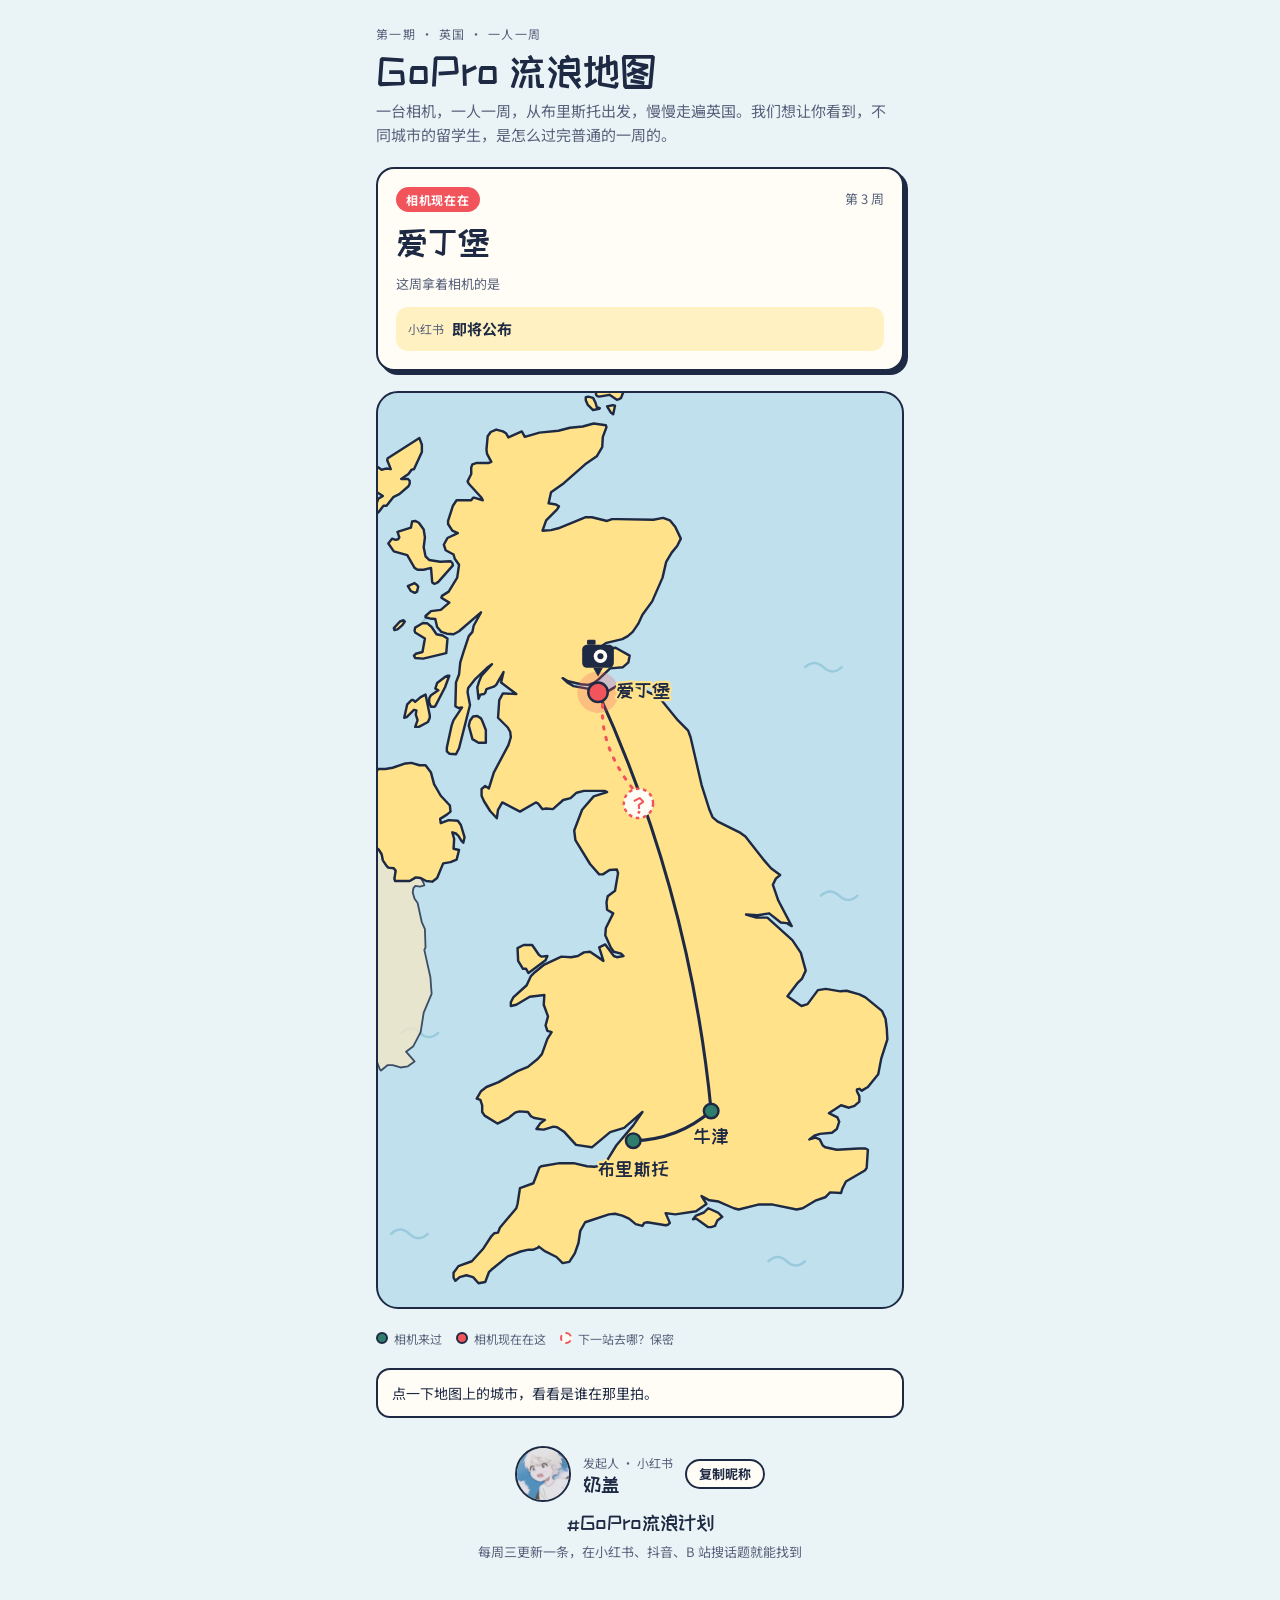
<file: index.html>
<!doctype html>
<html lang="zh-CN">
<head>
<meta charset="utf-8">
<meta name="viewport" content="width=device-width, initial-scale=1, viewport-fit=cover">
<meta name="description" content="GoPro 流浪计划：一台相机，一人一周，从布里斯托出发，慢慢走遍英国。">
<style>body{margin:0}img{max-width:100%}[hidden]{display:none!important}</style>
<title>GoPro 流浪地图</title>
<meta name="claude:viewport-fit-sides" content="cover">
<link rel="preconnect" href="https://fonts.googleapis.com">
<link rel="preconnect" href="https://fonts.gstatic.com" crossorigin>
<link rel="stylesheet" href="https://fonts.googleapis.com/css2?family=ZCOOL+KuaiLe&family=Noto+Sans+SC:wght@400;500;700&display=swap">
<style>
/* Layout: one phone-width column — "now" ticket, sticker map, then the 12-stop itinerary. */
:root{
  --sea:#BFE0EC; --sea-wave:#9ACBDD; --land:#FFE28A; --land-ireland:#F1E7C6;
  --ink:#1E2A44; --ink-soft:#56607A; --paper:#FFFDF6; --bg:#EAF4F7;
  --pin:#F2545B; --pin-done:#2F7D6D; --route:#1E2A44; --chip:#FFF1C2; --line:#D3DEE3;
  --display:"ZCOOL KuaiLe","Noto Sans SC","PingFang SC","Microsoft YaHei",sans-serif;
  --body:"Noto Sans SC","PingFang SC","Microsoft YaHei",system-ui,sans-serif;
}
@media (prefers-color-scheme: dark){:root:not([data-theme="light"]){
  --sea:#16324A; --sea-wave:#21445F; --land:#C9A94E; --land-ireland:#3A4152;
  --ink:#F4EEDC; --ink-soft:#AEB6C8; --paper:#1D2638; --bg:#111A28;
  --pin:#FF7A7F; --pin-done:#6CC7B2; --route:#F4EEDC; --chip:#3A3420; --line:#2E3A50; color-scheme:dark}}
:root[data-theme="dark"]{
  --sea:#16324A; --sea-wave:#21445F; --land:#C9A94E; --land-ireland:#3A4152;
  --ink:#F4EEDC; --ink-soft:#AEB6C8; --paper:#1D2638; --bg:#111A28;
  --pin:#FF7A7F; --pin-done:#6CC7B2; --route:#F4EEDC; --chip:#3A3420; --line:#2E3A50; color-scheme:dark}
*{box-sizing:border-box}
body{background:var(--bg);color:var(--ink);font-family:var(--body);font-size:15px;line-height:1.6}
.wrap{max-width:560px;margin:0 auto;padding-left:max(16px,env(safe-area-inset-left,0px));padding-right:max(16px,env(safe-area-inset-right,0px));padding-block:24px 40px;display:flex;flex-direction:column;gap:20px}
header{display:flex;flex-direction:column;gap:6px}
.eyebrow{font-size:12px;letter-spacing:.12em;color:var(--ink-soft)}
h1{font-family:var(--display);font-weight:400;font-size:40px;line-height:1.1;margin:0;text-wrap:balance}
.lede{margin:0;color:var(--ink-soft);max-width:34em}
.ticket{background:var(--paper);border:2.5px solid var(--ink);border-radius:18px;box-shadow:4px 4px 0 var(--ink);padding:18px;display:flex;flex-direction:column;gap:12px}
.ticket-top{display:flex;justify-content:space-between;align-items:center;gap:8px;flex-wrap:wrap}
.tag{font-size:12px;font-weight:700;letter-spacing:.06em;padding:3px 10px;border-radius:999px;background:var(--pin);color:#fff}
.tag.wait{background:var(--ink);color:var(--paper)}
.week{font-size:13px;color:var(--ink-soft);font-variant-numeric:tabular-nums}
.now-city{font-family:var(--display);font-size:34px;line-height:1.1}
.now-name{font-size:18px;font-weight:700}
.now-dates{font-size:13px;color:var(--ink-soft);font-variant-numeric:tabular-nums}
.xhs{display:flex;align-items:center;gap:8px;flex-wrap:wrap;background:var(--chip);border-radius:12px;padding:10px 12px}
.xhs-label{font-size:12px;color:var(--ink-soft)}
.xhs-id{font-weight:700;user-select:all;word-break:break-all}
.btn{font:inherit;font-size:13px;font-weight:700;border:2px solid var(--ink);background:var(--paper);color:var(--ink);border-radius:999px;padding:3px 12px;cursor:pointer;text-decoration:none}
.btn:focus-visible,.pin:focus-visible{outline:3px solid var(--pin);outline-offset:2px}
.next{font-size:13px;color:var(--ink-soft);border-top:2px dashed var(--line);padding-top:10px}
.mapbox{background:var(--sea);border:2.5px solid var(--ink);border-radius:22px;overflow:hidden;position:relative}
.mapbox svg{display:block;width:100%;height:auto}
.land{fill:var(--land);stroke:var(--ink);stroke-width:4;stroke-linejoin:round}
.ireland{fill:var(--land-ireland);stroke:var(--ink);stroke-width:3;stroke-linejoin:round;opacity:.8}
.wave{fill:none;stroke:var(--sea-wave);stroke-width:4;stroke-linecap:round}
.seg{fill:none;stroke:var(--route);stroke-width:4;stroke-linecap:round;stroke-dasharray:2 12;opacity:.55}
.seg.done{stroke-dasharray:none;opacity:1;stroke-width:5}
.seg.next{stroke:var(--pin);stroke-width:5;stroke-dasharray:4 14;opacity:1;animation:march 1.2s linear infinite}
@keyframes march{to{stroke-dashoffset:-18}}
.nextq circle{fill:var(--paper);stroke:var(--pin);stroke-width:4;stroke-dasharray:6 6}
.nextq text{font-family:var(--display);font-size:34px;fill:var(--pin);text-anchor:middle;dominant-baseline:central}
@media (prefers-reduced-motion:reduce){.seg.next{animation:none}}
.pin{cursor:pointer}
.pin circle.dot{fill:var(--paper);stroke:var(--ink);stroke-width:4}
.pin.done circle.dot{fill:var(--pin-done)}
.pin.now circle.dot{fill:var(--pin)}
.pin text.lbl{font-family:var(--display);font-size:32px;fill:var(--ink);paint-order:stroke;stroke:var(--land);stroke-width:7px;stroke-linejoin:round}
.pin.sel text.lbl{text-decoration:underline}
.halo{fill:var(--pin);opacity:.25;transform-box:fill-box;transform-origin:center;animation:pulse 1.8s ease-out infinite}
@keyframes pulse{0%{transform:scale(.6);opacity:.45}100%{transform:scale(1.6);opacity:0}}
.cam{animation:bob 2.4s ease-in-out infinite}
@keyframes bob{50%{transform:translateY(-6px)}}
@media (prefers-reduced-motion:reduce){.halo,.cam{animation:none}}
.legend{display:flex;gap:14px;flex-wrap:wrap;font-size:12px;color:var(--ink-soft)}
.legend span{display:inline-flex;align-items:center;gap:6px}
.legend i{width:12px;height:12px;border-radius:50%;border:2px solid var(--ink);display:inline-block}
.citycard{background:var(--paper);border:2px solid var(--ink);border-radius:14px;padding:12px 14px;font-size:14px}
.citycard b{font-family:var(--display);font-weight:400;font-size:20px}
h2{font-family:var(--display);font-weight:400;font-size:24px;margin:8px 0 0}
ol.stops{list-style:none;margin:0;padding:0;display:flex;flex-direction:column;gap:10px}
.stop{display:grid;grid-template-columns:52px 1fr auto;gap:12px;align-items:center;background:var(--paper);border:2px solid var(--line);border-radius:14px;padding:10px 12px}
.stop.now{border-color:var(--pin);box-shadow:3px 3px 0 var(--pin)}
.stop.hl{border-color:var(--ink)}
.wk{font-family:var(--display);font-size:22px;text-align:center;line-height:1}
.wk small{display:block;font-family:var(--body);font-size:11px;color:var(--ink-soft);margin-top:4px}
.who{min-width:0}
.who .n{font-weight:700}
.who .m{font-size:12px;color:var(--ink-soft);font-variant-numeric:tabular-nums}
.who .x{font-size:12px;color:var(--ink-soft);word-break:break-all}
.st{font-size:11px;font-weight:700;padding:2px 8px;border-radius:999px;white-space:nowrap;border:1.5px solid var(--ink)}
.st.done{background:var(--pin-done);color:#fff;border-color:var(--pin-done)}
.st.now{background:var(--pin);color:#fff;border-color:var(--pin)}
.st.soon{background:transparent;color:var(--ink-soft);border-color:var(--line)}
footer{font-size:13px;color:var(--ink-soft);display:flex;flex-direction:column;gap:4px;text-align:center;padding-top:8px}
footer .ht{font-family:var(--display);font-size:20px;color:var(--ink)}
.host{display:flex;align-items:center;gap:12px;justify-content:center;flex-wrap:wrap}
.host img{width:56px;height:56px;border-radius:50%;border:2.5px solid var(--ink);object-fit:cover}
.host .hn{font-family:var(--display);font-size:20px;color:var(--ink);line-height:1.2}
.host .hr{font-size:12px;color:var(--ink-soft)}
.xhs img{width:40px;height:40px;border-radius:50%;border:2px solid var(--ink);object-fit:cover}
</style>
</head>
<body>

<div class="wrap">
  <header>
    <div class="eyebrow">第一期 · 英国 · 一人一周</div>
    <h1>GoPro 流浪地图</h1>
    <p class="lede">一台相机，一人一周，从布里斯托出发，慢慢走遍英国。我们想让你看到，不同城市的留学生，是怎么过完普通的一周的。</p>
  </header>

  <section class="ticket" id="now" aria-live="polite"></section>

  <section class="mapbox" aria-label="GoPro 路线地图">
    <svg id="map" viewBox="140 40 860 1500" role="img" aria-label="英国地图，标出 GoPro 到过的城市">
      <g id="waves"></g>
      <path class="ireland" d="M113,672L98,682L91,707L82,725L64,734L51,733L47,736L49,742L63,750L62,753L58,757L34,767L25,776L27,783L49,804L53,815L70,820L76,827L82,829L95,828L100,831L103,829L105,825L120,811L115,801L130,784L134,784L141,789L146,797L148,807L154,816L157,819L166,820L169,824L167,837L168,841L192,841L202,835L210,836L214,842L216,848L209,850L201,849L198,853L197,860L200,870L205,877L212,909L217,920L218,950L216,954L226,999L228,1026L215,1057L210,1089L198,1112L186,1121L200,1137L189,1145L177,1147L164,1143L156,1143L145,1152L143,1150L138,1137L134,1151L127,1155L114,1154L92,1158L84,1162L74,1179L54,1186L43,1200L33,1206L25,1208L11,1196L-1,1196L3,1198L5,1203L6,1212L5,1221L-1,1225L-7,1226L-18,1235L-32,1237L-40,1246L-86,1260L-102,1255L-109,1256L-128,1264L-138,1262L-126,1243L-110,1233L-108,1230L-114,1229L-144,1236L-155,1242L-166,1243L-161,1234L-140,1216L-135,1214L-130,1207L-115,1198L-162,1215L-174,1213L-177,1209L-187,1211L-190,1199L-176,1182L-168,1175L-149,1165L-145,1158L-150,1156L-178,1157L-191,1156L-191,1150L-188,1144L-174,1133L-167,1132L-160,1133L-148,1139L-132,1137L-139,1130L-140,1116L-145,1112L-138,1106L-131,1102L-118,1088L-114,1086L-89,1083L-63,1076L-37,1067L-50,1061L-57,1054L-67,1069L-74,1074L-96,1077L-112,1071L-117,1076L-131,1083L-146,1085L-129,1072L-107,1050L-96,1031L-98,1026L-102,1023L-87,998L-81,994L-71,993L-60,989L-51,980L-71,973L-107,975L-114,970L-116,961L-118,960L-137,962L-142,958L-134,950L-144,948L-154,949L-163,947L-163,941L-159,936L-164,931L-165,924L-160,921L-154,922L-142,918L-127,915L-140,911L-145,907L-144,895L-129,886L-113,883L-115,877L-113,870L-130,868L-145,873L-144,861L-140,850L-140,835L-148,838L-149,828L-152,820L-163,825L-162,815L-159,808L-153,805L-137,807L-127,801L-112,800L-88,802L-72,816L-68,814L-61,805L-58,804L-33,808L-18,813L-14,811L-16,801L-22,794L-15,785L-7,778L11,771L16,768L20,756L26,746L-6,751L-35,739L-30,731L-24,726L-13,722L-12,718L2,705L-1,693L1,684L7,678L12,663L25,661L38,655L57,654L63,657L61,646L71,645L74,647L76,654L80,659L81,667L78,673L74,678L78,683L71,692L79,688L89,679L86,663L83,655L85,647L91,641L106,638L99,628L105,627L111,629L120,637L138,648L129,658L118,665L113,672Z"/>
      <path class="land" d="M551,1240L544,1246L521,1253L491,1278L465,1274L446,1253L434,1245L428,1244L412,1249L400,1248L406,1239L414,1233L397,1230L391,1227L386,1220L372,1219L365,1221L354,1230L336,1239L315,1226L311,1220L311,1209L308,1200L302,1198L309,1186L318,1179L338,1171L369,1153L386,1146L402,1133L409,1125L418,1100L425,1089L418,1087L415,1078L419,1063L412,1044L413,1028L389,1031L367,1044L358,1046L358,1040L362,1032L384,1012L391,997L397,991L413,978L441,965L457,966L468,964L478,958L488,957L510,972L503,950L513,945L527,964L532,966L543,964L539,960L527,957L522,950L513,930L514,918L526,894L516,888L515,876L517,866L529,857L534,828L532,822L520,823L509,830L503,830L488,813L464,774L462,758L475,724L494,702L516,695L512,693L478,693L466,696L456,705L444,708L427,723L416,722L410,723L403,714L399,712L373,727L344,712L337,724L335,738L324,726L314,710L310,701L310,690L316,685L322,689L330,663L354,618L358,605L357,596L353,589L337,573L339,544L345,533L367,534L342,515L346,498L334,519L330,522L318,526L316,532L314,534L308,535L305,542L303,523L306,513L310,504L327,485L319,491L300,509L288,524L287,531L291,552L273,623L268,633L257,632L253,628L253,622L261,585L264,577L278,556L272,557L267,554L268,515L273,502L275,482L280,466L289,439L295,432L297,422L309,400L273,431L264,436L253,435L244,432L237,424L234,411L225,410L218,408L218,406L227,398L243,396L257,384L244,376L245,373L256,366L270,343L273,322L266,312L264,305L251,298L248,289L254,278L271,270L262,266L255,255L255,250L263,225L269,216L293,216L296,212L299,212L312,216L310,212L289,189L287,185L293,173L293,162L295,157L301,155L321,155L326,153L319,140L318,133L320,111L325,104L334,100L345,103L350,106L354,113L376,103L381,112L405,105L436,102L455,97L476,95L494,90L514,93L515,96L509,112L508,129L499,144L480,157L445,188L424,203L420,221L432,223L437,226L434,231L416,249L410,266L424,265L436,262L480,244L491,244L516,250L524,247L533,247L592,248L608,245L619,249L628,260L637,279L631,291L622,302L613,317L607,343L590,382L574,404L567,419L558,432L550,439L541,444L515,450L499,461L489,464L500,463L511,460L530,458L553,471L551,482L542,490L521,492L502,510L494,516L485,519L473,518L452,513L443,508L452,516L461,521L515,531L535,519L558,519L601,539L632,577L649,594L653,605L671,683L684,724L689,736L697,743L735,762L743,768L772,805L785,820L800,831L793,837L788,847L797,873L819,915L811,910L801,909L782,894L763,897L744,896L761,901L779,901L820,938L834,959L842,988L836,1001L828,1009L812,1030L835,1046L845,1043L862,1020L875,1018L899,1022L909,1021L930,1027L940,1032L967,1054L973,1067L975,1083L976,1101L966,1132L961,1158L944,1179L934,1185L930,1182L926,1183L926,1186L930,1194L930,1203L922,1210L913,1213L900,1209L880,1222L894,1229L897,1236L893,1248L885,1254L865,1256L856,1259L848,1265L858,1262L865,1265L870,1275L874,1278L893,1282L929,1280L940,1280L944,1282L942,1312L939,1316L908,1334L902,1346L900,1353L882,1352L874,1360L859,1365L837,1378L827,1380L788,1372L764,1372L732,1380L724,1378L699,1367L684,1365L671,1358L679,1371L662,1383L628,1388L612,1386L619,1402L616,1405L612,1406L582,1401L577,1402L574,1407L563,1404L552,1395L541,1390L529,1387L519,1388L480,1401L472,1415L469,1435L463,1452L454,1466L443,1468L433,1458L413,1448L404,1441L402,1443L395,1446L387,1446L374,1449L353,1457L326,1479L322,1483L316,1499L305,1501L296,1491L285,1488L274,1491L267,1497L264,1492L264,1484L272,1473L294,1465L313,1444L326,1424L331,1419L337,1418L340,1410L367,1378L369,1371L373,1345L395,1337L405,1311L408,1309L438,1304L461,1304L483,1309L495,1310L506,1308L515,1301L531,1275L559,1242L574,1220L551,1240ZM404,962L408,965L418,964L415,971L387,992L383,985L378,985L370,972L369,951L379,946L393,946L404,962ZM503,66L493,68L484,59L481,52L481,47L485,46L493,48L497,56L499,63L504,65L503,66ZM526,75L522,72L516,62L525,60L529,61L526,75ZM514,28L513,32L520,32L537,36L542,40L539,48L536,50L532,51L520,43L503,46L500,45L498,43L497,34L496,33L490,38L487,37L486,35L486,22L489,11L495,9L504,10L514,16L517,20L517,23L514,28ZM172,428L167,429L166,426L176,415L182,413L184,415L180,421L172,428ZM317,614L305,614L295,608L289,586L291,578L296,571L303,570L309,574L311,578L317,593L317,614ZM252,467L214,476L201,475L199,471L202,468L213,465L217,443L201,433L200,430L201,425L213,418L221,418L228,424L236,436L246,438L254,443L252,467ZM218,535L225,569L225,573L222,580L207,588L201,588L205,577L202,568L203,561L199,560L187,572L183,573L188,551L195,544L198,544L201,547L210,539L218,535ZM234,554L232,555L227,555L224,548L224,541L227,536L239,528L234,525L237,516L250,506L254,504L257,504L250,523L234,554ZM212,137L199,165L195,166L190,173L178,181L189,181L192,184L192,189L190,193L175,206L165,211L154,225L149,225L143,233L139,237L133,235L127,227L139,218L140,214L148,209L134,200L129,196L130,193L136,188L127,183L126,181L126,166L130,163L132,160L139,161L146,166L153,164L161,165L155,150L156,147L208,114L212,125L212,137ZM204,366L201,368L198,367L194,365L189,357L200,352L204,355L206,358L204,366ZM217,277L215,293L218,308L224,314L242,317L259,316L262,319L263,323L239,350L236,352L232,353L229,351L227,327L215,330L205,330L200,327L188,306L166,300L157,287L163,279L169,281L173,280L175,277L172,268L194,261L196,251L201,250L207,253L215,264L217,277ZM115,248L126,257L117,273L104,273L85,262L86,256L92,252L97,254L103,251L109,252L115,248ZM111,341L101,341L98,338L94,322L95,311L95,298L106,297L109,299L111,341ZM94,365L86,368L83,367L84,359L91,357L95,360L96,363L94,365ZM210,836L202,835L192,841L168,841L167,837L169,824L166,820L157,819L154,816L148,807L146,797L141,789L134,784L130,784L115,801L120,811L100,831L95,828L82,829L76,827L70,820L53,815L49,804L27,783L25,776L34,767L58,757L62,753L63,750L49,742L47,736L51,733L64,734L82,725L91,707L98,682L113,672L117,678L125,679L132,674L140,657L152,657L164,655L185,648L195,647L208,651L218,651L227,663L232,682L243,701L258,717L259,727L253,732L242,739L243,746L256,741L271,742L276,749L282,769L280,778L277,775L272,767L268,763L262,761L265,772L264,788L273,790L269,806L259,810L247,812L237,836L229,842L219,841L210,836ZM705,1392L697,1398L693,1407L687,1409L682,1409L662,1395L657,1396L662,1390L675,1385L682,1378L698,1385L705,1392Z"/>
      <g id="segs"></g>
      <g id="pins"></g>
    </svg>
  </section>
  <div class="legend"><span><i style="background:var(--pin-done)"></i>相机来过</span><span><i style="background:var(--pin)"></i>相机现在在这</span><span><i style="background:var(--paper);border-style:dashed;border-color:var(--pin)"></i>下一站去哪？保密</span></div>
  <div class="citycard" id="citycard">点一下地图上的城市，看看是谁在那里拍。</div>

  <footer>
    <div class="host"><img src="[data-uri]" alt="奶盖的头像"><div style="text-align:left"><div class="hr">发起人 · 小红书</div><div class="hn" id="hostname">奶盖</div></div><button class="btn" type="button" id="hostcopy">复制昵称</button></div>
    <div class="ht">#GoPro流浪计划</div>
    <div>每周三更新一条，在小红书、抖音、B 站搜话题就能找到</div>
  </footer>
</div>

<script>
// 只放已经公开的周次（到当周为止）。每周五交接后在末尾加一行：开始日期、城市、小红书昵称、主页链接（可选）。
// nextDir：下一站的大致方向（角度，正北 0、正东 90，顺时针），只画一段固定长度的虚线和问号，不写城市和人。
const LAUNCH = {date:"2026-11-06", city:"bristol"};
const STOPS = [
  {start:"2026-11-06", city:"bristol", xhs:"otter", url:"", avatar:"otter", nextDir:70},
  {start:"2026-11-14", city:"oxford", xhs:"succulent", url:"", avatar:"succulent", nextDir:345},
  {start:"2026-11-22", city:"edinburgh", xhs:"", url:"", nextDir:160},
];
const AVATARS = {succulent:"[data-uri]", otter:"[data-uri]"};
const CITIES = {"bristol": [558.9, 1267.1], "oxford": [686.8, 1218.4], "london": [795.4, 1258.4], "edinburgh": [501.1, 531.1], "leeds": [658.7, 883.2], "manchester": [592.1, 935.6], "nottingham": [696.3, 1021.6], "cambridge": [819.4, 1144.2], "cardiff": [502.0, 1262.6]};
const ZH = {bristol:"布里斯托",oxford:"牛津",london:"伦敦",edinburgh:"爱丁堡",leeds:"利兹",manchester:"曼彻斯特",nottingham:"诺丁汉",cambridge:"剑桥",cardiff:"卡迪夫"};
const LBL = {bristol:[0,58,"middle"],oxford:[0,52,"middle"],london:[28,10,"start"],edinburgh:[30,10,"start"],leeds:[28,10,"start"],manchester:[-28,10,"end"],nottingham:[28,10,"start"],cambridge:[28,10,"start"],cardiff:[-28,10,"end"]};

const today = new Intl.DateTimeFormat("en-CA",{timeZone:"Europe/London"}).format(new Date());
const md = s => { const [,m,d] = s.split("-"); return `${+m}.${+d}`; };
const daysBetween = (a,b) => Math.round((new Date(b+"T12:00:00Z")-new Date(a+"T12:00:00Z"))/864e5);
const shown = STOPS.filter(s => today >= s.start);
const cur = shown.length - 1;
const preview = cur<0 && STOPS.length ? STOPS[0] : null;

const NS="http://www.w3.org/2000/svg";
const el=(t,a,p)=>{const e=document.createElementNS(NS,t);for(const k in a)e.setAttribute(k,a[k]);p&&p.appendChild(e);return e;};
const [vx,vy,vw,vh] = "140 40 860 1500".split(" ").map(Number);
const waves = document.getElementById("waves");
[[0.08,0.70],[0.06,0.92],[0.85,0.30],[0.88,0.55],[0.12,0.25],[0.78,0.95]].forEach(([fx,fy])=>{
  const x=vx+vw*fx, y=vy+vh*fy;
  el("path",{class:"wave",d:`M${x-30},${y} q15,-14 30,0 t30,0`},waves);
});

// route travelled so far
const segs=document.getElementById("segs");
for(let k=1;k<shown.length;k++){
  const a=shown[k-1].city, b=shown[k].city; if(a===b) continue;
  const [x1,y1]=CITIES[a],[x2,y2]=CITIES[b];
  const mx=(x1+x2)/2, my=(y1+y2)/2, dx=x2-x1, dy=y2-y1, len=Math.hypot(dx,dy);
  const bend=Math.min(60,len*0.18);
  el("path",{class:"seg done",d:`M${x1},${y1} Q${mx-dy/len*bend},${my+dx/len*bend} ${x2},${y2}`},segs);
}

// teaser toward the next stop: direction only, fixed length, no city or name
const curStop = cur>=0 ? shown[cur] : preview;
if(curStop && typeof curStop.nextDir==="number"){
  const [x1,y1]=CITIES[curStop.city], r=curStop.nextDir*Math.PI/180, L=170;
  const ux=Math.sin(r), uy=-Math.cos(r);
  const x2=x1+ux*L, y2=y1+uy*L, bend=28;
  const cx=(x1+x2)/2 - uy*bend, cy=(y1+y2)/2 + ux*bend;
  el("path",{class:"seg next",d:`M${x1+ux*22},${y1+uy*22} Q${cx},${cy} ${x2},${y2}`},segs);
  const q=el("g",{class:"nextq","aria-label":"下一站，保密"},segs);
  el("circle",{cx:x2+ux*24,cy:y2+uy*24,r:24},q);
  el("text",{x:x2+ux*24,y:y2+uy*24+2},q).textContent="?";
}

// pins: only cities the camera has been to, plus where it is now
const pins=document.getElementById("pins");
const nowCity = cur>=0 ? shown[cur].city : LAUNCH.city;
const cities=[...new Set([...shown.map(s=>s.city), nowCity])];
const pinEls={};
cities.forEach(c=>{
  const st = c===nowCity ? "now" : "done";
  const [x,y]=CITIES[c];
  const g=el("g",{class:`pin ${st}`,tabindex:"0",role:"button","aria-label":ZH[c]},pins);
  if(st==="now") el("circle",{class:"halo",cx:x,cy:y,r:34},g);
  el("circle",{class:"dot",cx:x,cy:y,r:st==="now"?16:12},g);
  const [lx,ly,anc]=LBL[c];
  el("text",{class:"lbl",x:x+lx,y:y+ly,"text-anchor":anc},g).textContent=ZH[c];
  if(st==="now"){
    const cam=el("g",{class:"cam"},g);
    el("rect",{x:x-26,y:y-78,width:52,height:38,rx:8,fill:"var(--ink)"},cam);
    el("rect",{x:x-18,y:y-86,width:14,height:8,rx:2,fill:"var(--ink)"},cam);
    el("circle",{cx:x+4,cy:y-59,r:11,fill:"var(--paper)"},cam);
    el("circle",{cx:x+4,cy:y-59,r:5,fill:"var(--ink)"},cam);
    el("path",{d:`M${x-8},${y-40} L${x},${y-26} L${x+8},${y-40}Z`,fill:"var(--ink)"},cam);
  }
  pinEls[c]=g;
  const pick=()=>selectCity(c);
  g.addEventListener("click",pick);
  g.addEventListener("keydown",e=>{if(e.key==="Enter"||e.key===" "){e.preventDefault();pick();}});
});

function copyBtn(text, target){
  const b=document.createElement("button"); b.className="btn"; b.type="button"; b.textContent="复制";
  b.addEventListener("click",()=>{
    const sel=()=>{ const r=document.createRange(); r.selectNodeContents(target); const s=getSelection(); s.removeAllRanges(); s.addRange(r); b.textContent="已选中，长按复制"; };
    try{ navigator.clipboard.writeText(text).then(()=>{b.textContent="已复制";setTimeout(()=>b.textContent="复制",1500);},sel); }catch(e){ sel(); }
  });
  return b;
}
function xhsRow(s){
  const row=document.createElement("div"); row.className="xhs";
  if(s&&s.avatar&&AVATARS[s.avatar]){ const im=document.createElement("img"); im.src=AVATARS[s.avatar]; im.alt=`${s.xhs}的头像`; row.append(im); }
  const l=document.createElement("span"); l.className="xhs-label"; l.textContent="小红书";
  const v=document.createElement("span"); v.className="xhs-id"; v.textContent=s&&s.xhs ? s.xhs : "即将公布";
  row.append(l,v);
  if(s&&s.xhs) row.append(copyBtn(s.xhs, v));
  if(s&&s.url){ const a=document.createElement("a"); a.className="btn"; a.href=s.url; a.target="_blank"; a.rel="noopener"; a.textContent="去主页"; row.append(a); }
  return row;
}

function selectCity(c){
  Object.values(pinEls).forEach(p=>p.classList.remove("sel"));
  pinEls[c].classList.add("sel");
  const card=document.getElementById("citycard");
  card.replaceChildren();
  const b=document.createElement("b"); b.textContent=ZH[c]; card.append(b);
  const here = shown.map((s,i)=>({s,i})).filter(o=>o.s.city===c);
  if(!here.length){ const d=document.createElement("div"); d.textContent=`${md(LAUNCH.date)} 从这里出发${preview?" · 第一棒":""}`; card.append(d); if(preview&&preview.city===c) card.append(xhsRow(preview)); return; }
  here.forEach(({s,i})=>{
    const d=document.createElement("div"); d.textContent=`第 ${i+1} 周${i===cur?" · 正在拍":""}`;
    card.append(d, xhsRow(s));
  });
}

const now=document.getElementById("now");
(function render(){
  const top=document.createElement("div"); top.className="ticket-top";
  const tag=document.createElement("span"); tag.className="tag";
  const wk=document.createElement("span"); wk.className="week";
  top.append(tag,wk);
  const city=document.createElement("div"); city.className="now-city";
  if(cur<0){
    tag.textContent="即将出发"; tag.classList.add("wait");
    const n=daysBetween(today,LAUNCH.date);
    wk.textContent = n>0 ? `还有 ${n} 天` : "今天出发";
    city.textContent=ZH[LAUNCH.city];
    const d=document.createElement("div"); d.className="now-dates"; d.textContent=`${md(LAUNCH.date)} 从这里出发${preview?"，第一棒是":""}`;
    now.append(top,city,d);
    if(preview) now.append(xhsRow(preview));
  } else {
    const s=shown[cur];
    tag.textContent="相机现在在"; wk.textContent=`第 ${cur+1} 周`;
    city.textContent=ZH[s.city];
    const d=document.createElement("div"); d.className="now-dates"; d.textContent="这周拿着相机的是";
    now.append(top,city,d,xhsRow(s));
  }
})();

(function(){const b=document.getElementById("hostcopy"),t=document.getElementById("hostname");b.addEventListener("click",()=>{const sel=()=>{const r=document.createRange();r.selectNodeContents(t);const s=getSelection();s.removeAllRanges();s.addRange(r);b.textContent="已选中，长按复制";};try{navigator.clipboard.writeText("奶盖").then(()=>{b.textContent="已复制";setTimeout(()=>b.textContent="复制昵称",1500);},sel);}catch(e){sel();}});})();
</script>

</body>
</html>
</file>
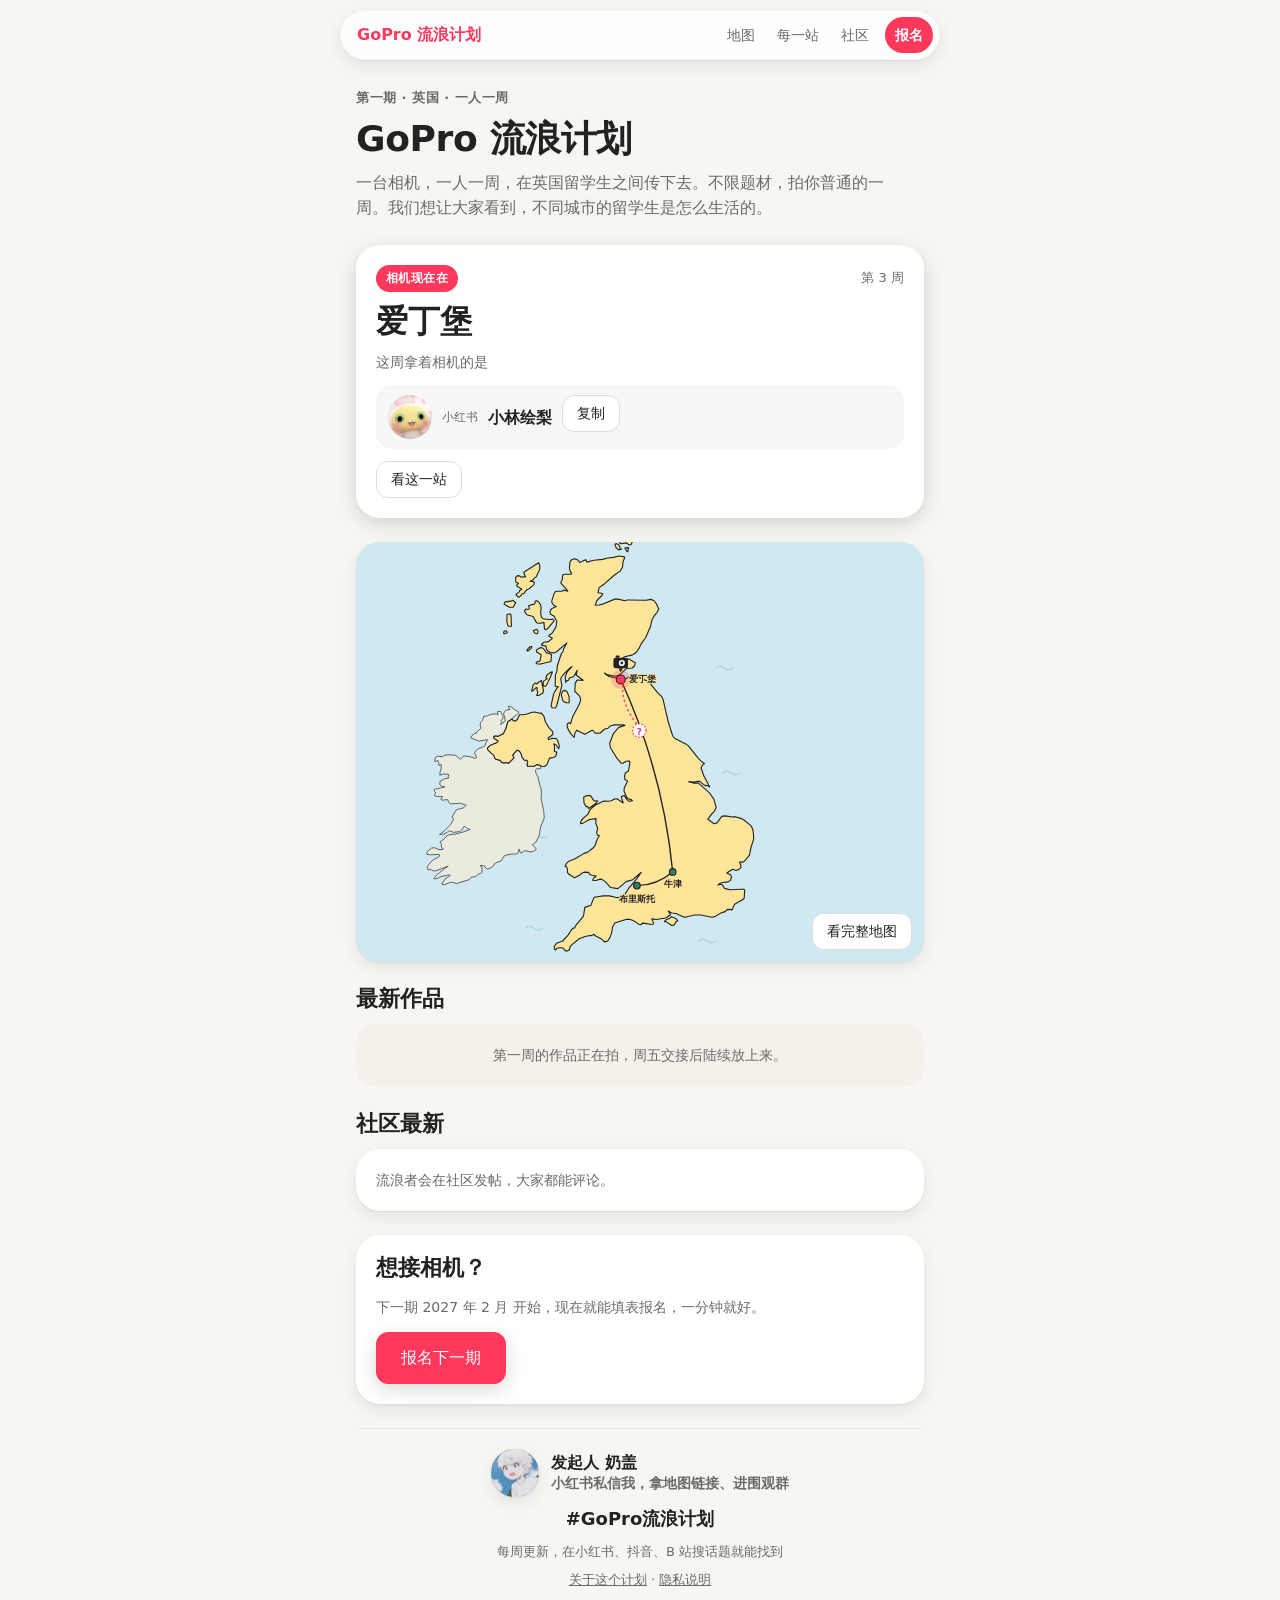
<file: site/index.html>
<!doctype html>
<html lang="zh-CN">
<head>
<meta charset="utf-8">
<meta name="viewport" content="width=device-width, initial-scale=1, viewport-fit=cover">
<meta name="description" content="GoPro 流浪计划：一台相机，一人一周，在英国留学生之间传递。">
<title>GoPro 流浪计划</title>
<link rel="stylesheet" href="assets/style.css">
<script src="assets/data.js"></script>
</head>
<body data-page="home">
<main class="wrap">
  <header class="hero">
    <div class="eyebrow" id="season"></div>
    <h1>GoPro 流浪计划</h1>
    <p class="lede">一台相机，一人一周，在英国留学生之间传下去。不限题材，拍你普通的一周。我们想让大家看到，不同城市的留学生是怎么生活的。</p>
  </header>

  <section class="ticket" id="now" aria-live="polite"></section>

  <a class="mapbox mini" href="map.html" aria-label="打开完整地图">
    <svg id="map" role="img" aria-label="英国地图，标出相机到过的城市"></svg>
    <span class="btn more">看完整地图</span>
  </a>

  <section>
    <h2>最新作品</h2>
    <div id="latest"></div>
  </section>

  <section>
    <h2>社区最新</h2>
    <a class="card" id="lastpost" href="community.html" style="display:block;text-decoration:none;color:inherit">
      <p class="muted" style="margin:0">流浪者会在社区发帖，大家都能评论。</p>
    </a>
  </section>

  <section class="card">
    <h2 style="margin-top:0">想接相机？</h2>
    <p class="muted" id="joinline"></p>
    <a class="btn hot big" href="join.html">报名下一期</a>
  </section>
</main>
<script src="assets/map.js"></script>
<script src="assets/common.js"></script>
<script src="assets/db.js"></script>
<script>
document.getElementById("season").textContent=`${GP.season} · 英国 · 一人一周`;
GP.drawMap(document.getElementById("map"));
const now=document.getElementById("now");
const topRow=document.createElement("div"); topRow.className="ticket-top";
const tag=document.createElement("span"); tag.className="tag";
const wk=document.createElement("span"); wk.className="week";
topRow.append(tag,wk);
const city=document.createElement("div"); city.className="now-city";
const line=document.createElement("div"); line.className="muted";
if(GP.cur<0){
  tag.textContent="即将出发"; tag.classList.add("wait");
  city.textContent=GP.ZH[GP.launch.city]; line.textContent=`${GP.md(GP.launch.date)} 从这里出发`;
  now.append(topRow,city,line);
}else{
  const s=GP.shown[GP.cur];
  tag.textContent="相机现在在"; wk.textContent=`第 ${GP.cur+1} 周`;
  city.textContent=GP.ZH[s.city]; line.textContent="这周拿着相机的是";
  const go=document.createElement("a"); go.className="btn"; go.href=`stop.html?n=${GP.cur+1}`; go.textContent="看这一站";
  now.append(topRow,city,line,GP.xhsRow(s),go);
}
// 最新作品：从最近的站往前找，最多 3 条
const latest=[]; for(let i=GP.cur;i>=0&&latest.length<3;i--){ (GP.shown[i].works||[]).forEach(w=>latest.length<3&&latest.push(w)); }
const latestBox=document.getElementById("latest");
latestBox.append(GP.worksList(latest,"第一周的作品正在拍，周五交接后陆续放上来。"));
// 加上审核通过的投稿（只取已经开始的站）
GP.db.approved(GP.season).then(rows=>{
  const extra=rows.filter(r=>r.kind==="作品"&&r.url&&r.stop_no<=GP.shown.length).map(r=>({platform:r.platform||"其他",url:r.url,title:r.title||`第 ${r.stop_no} 站 · ${GP.ZH[GP.shown[r.stop_no-1].city]}`}));
  const all=[...extra,...latest].slice(0,3);
  if(all.length) latestBox.replaceChildren(GP.worksList(all,""));
}).catch(()=>{});
document.getElementById("joinline").textContent = GP.join.open ? `下一期 ${GP.join.opens} 开始，现在就能填表报名，一分钟就好。` : `下一期 ${GP.join.opens} 开始招募，现在可以先在小红书留言报名。`;
// 社区最新一条帖子
GP.db.posts(GP.season).then(ps=>{
  const p=ps.find(x=>x.stop_no<=GP.shown.length); if(!p) return;
  const s=GP.stops[p.stop_no-1]||{}, box=document.getElementById("lastpost");
  const who=document.createElement("div"); who.className="muted"; who.textContent=p.stop_no===0?`发起人 ${GP.host.name}`:`${s.xhs||"持有人"} · 第 ${p.stop_no} 站 · ${GP.ZH[s.city]||""}`;
  const b=document.createElement("p"); b.className="post-body"; b.style.margin="6px 0 0"; b.textContent=p.body.length>90?p.body.slice(0,90)+"…":p.body;
  const more=document.createElement("span"); more.className="btn"; more.style.marginTop="12px"; more.textContent="去社区看看";
  box.replaceChildren(who,b,more);
}).catch(()=>{});
</script>
</body>
</html>
</file>
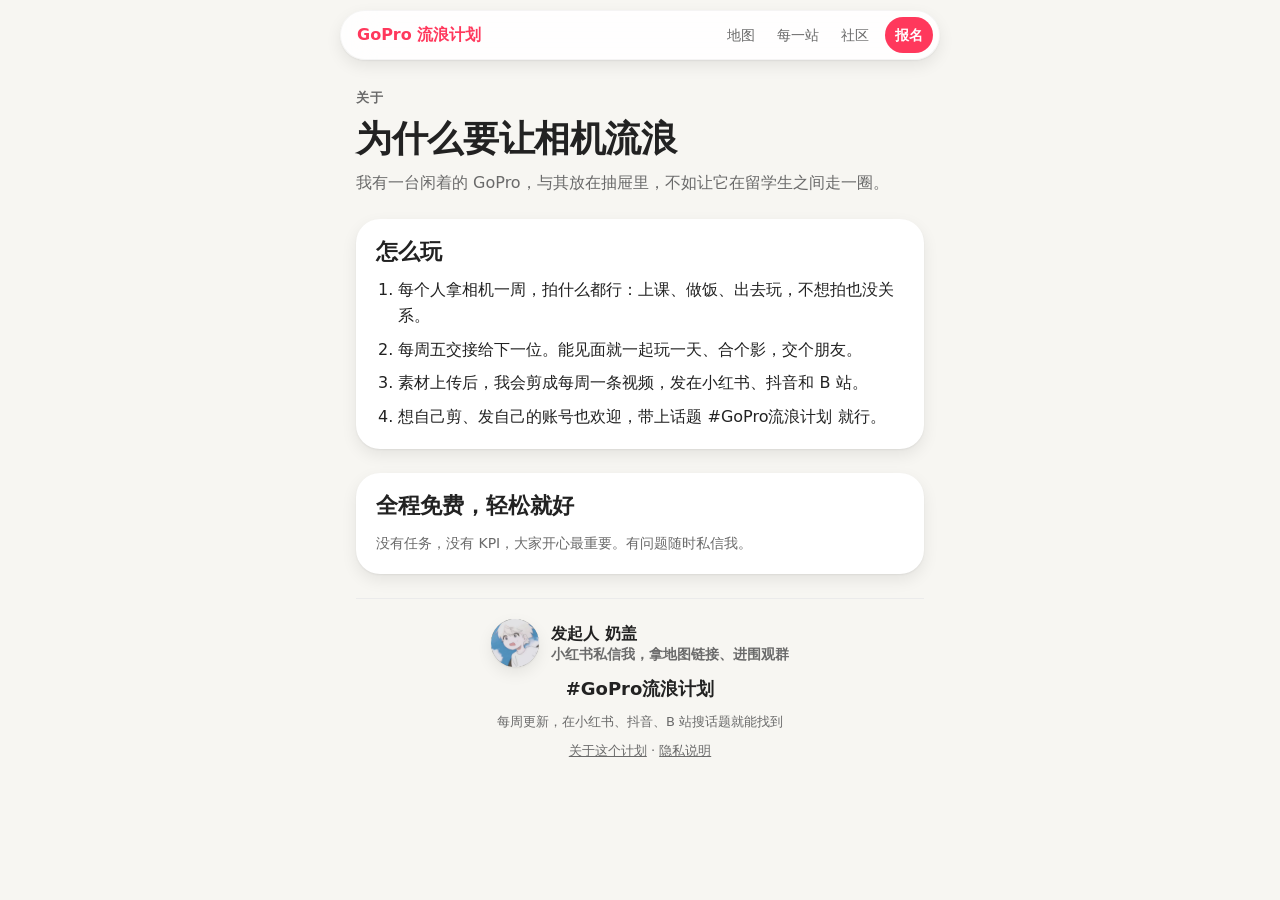
<file: site/about.html>
<!doctype html>
<html lang="zh-CN">
<head>
<meta charset="utf-8">
<meta name="viewport" content="width=device-width, initial-scale=1, viewport-fit=cover">
<meta name="description" content="GoPro 流浪计划：一台相机，一人一周，在英国留学生之间传递。">
<title>关于流浪计划</title>
<link rel="stylesheet" href="assets/style.css">
<script src="assets/data.js"></script>
</head>
<body data-page="about">
<main class="wrap">
  <header class="hero">
    <div class="eyebrow">关于</div>
    <h1>为什么要让相机流浪</h1>
    <p class="lede">我有一台闲着的 GoPro，与其放在抽屉里，不如让它在留学生之间走一圈。</p>
  </header>
  <section class="card">
    <h2 style="margin-top:0">怎么玩</h2>
    <ol class="steps">
      <li>每个人拿相机一周，拍什么都行：上课、做饭、出去玩，不想拍也没关系。</li>
      <li>每周五交接给下一位。能见面就一起玩一天、合个影，交个朋友。</li>
      <li>素材上传后，我会剪成每周一条视频，发在小红书、抖音和 B 站。</li>
      <li>想自己剪、发自己的账号也欢迎，带上话题 #GoPro流浪计划 就行。</li>
    </ol>
  </section>
  <section class="card">
    <h2 style="margin-top:0">全程免费，轻松就好</h2>
    <p class="muted" style="margin:0">没有任务，没有 KPI，大家开心最重要。有问题随时私信我。</p>
  </section>
</main>
<script src="assets/common.js"></script>
</body>
</html>
</file>
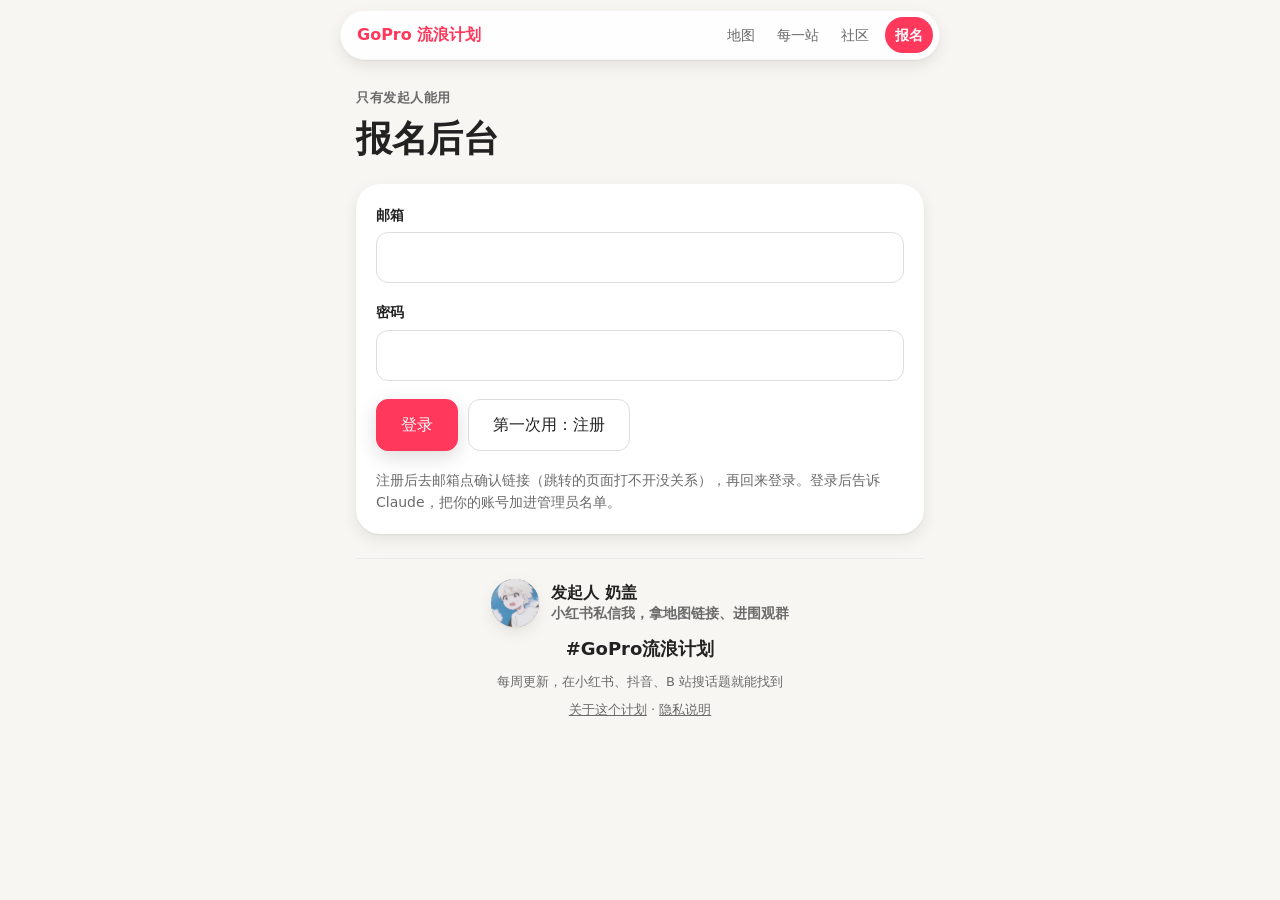
<file: site/admin.html>
<!doctype html>
<html lang="zh-CN">
<head>
<meta charset="utf-8">
<meta name="viewport" content="width=device-width, initial-scale=1, viewport-fit=cover">
<meta name="robots" content="noindex">
<title>报名后台</title>
<link rel="stylesheet" href="assets/style.css">
<script src="assets/data.js"></script>
</head>
<body data-page="admin">
<main class="wrap">
  <header class="hero">
    <div class="eyebrow">只有发起人能用</div>
    <h1>报名后台</h1>
  </header>

  <form class="card form" id="login">
    <label class="field"><span>邮箱</span><input name="email" type="email" autocomplete="username" required></label>
    <label class="field"><span>密码</span><input name="password" type="password" autocomplete="current-password" minlength="8" required></label>
    <p class="err" id="lerr" role="alert"></p>
    <div class="row">
      <button class="btn hot big" type="submit">登录</button>
      <button class="btn big" type="button" id="reg">第一次用：注册</button>
    </div>
    <p class="muted" style="margin:0">注册后去邮箱点确认链接（跳转的页面打不开没关系），再回来登录。登录后告诉 Claude，把你的账号加进管理员名单。</p>
  </form>

  <section id="panel" hidden>
    <div class="row" style="justify-content:space-between;margin-bottom:16px">
      <div class="seg" role="tablist">
        <button class="seg-b" role="tab" data-tab="signups" aria-selected="true">报名</button>
        <button class="seg-b" role="tab" data-tab="subs" aria-selected="false">投稿审核</button>
        <button class="seg-b" role="tab" data-tab="community" aria-selected="false">社区</button>
        <button class="seg-b" role="tab" data-tab="links" aria-selected="false">持有人链接</button>
      </div>
      <span class="row"><button class="btn" id="refresh">刷新</button><button class="btn" id="out">退出</button></span>
    </div>
    <div data-pane="signups">
      <p class="muted" id="count" style="margin:0 0 12px"></p>
      <div id="list" class="stack"></div>
    </div>
    <div data-pane="subs" hidden>
      <p class="muted" style="margin:0 0 12px">通过的作品会显示在对应站点页上；「不展示」的只有你能看到。</p>
      <div id="subs" class="stack"></div>
    </div>
    <div data-pane="community" hidden>
      <p class="muted" style="margin:0 0 12px">帖子和评论发出就会显示。看到不合适的，改成「隐藏」就只有你能看到；乱发的人点「拉黑」，他的评论全部隐藏，以后也不能再评论。</p>
      <div id="posts" class="stack"></div>
    </div>
    <div data-pane="links" hidden>
      <form class="card form" id="newlink" style="margin-bottom:16px">
        <h2 style="margin:0">给持有人生成专属链接</h2>
        <div class="split" style="grid-template-columns:110px 1fr">
          <input name="stop" type="number" min="0" max="200" required placeholder="第几站" aria-label="第几站（0 是发起人自己）">
          <input name="label" maxlength="40" placeholder="持有人昵称（会显示在投稿页上）" aria-label="持有人昵称">
        </div>
        <button class="btn hot" type="submit">生成链接</button>
        <p class="muted" style="margin:0">把链接私信给这一站的持有人，用它发社区帖子、投作品，交接后也能一直用。不要发在群里，拿到链接的人都能用；有人不该再发了就点「停用」。站号填 0 生成的是你自己的发帖链接，帖子会显示成发起人。</p>
      </form>
      <div id="links" class="stack"></div>
    </div>
  </section>
</main>
<script src="assets/common.js"></script>
<script src="assets/db.js"></script>
<script>
const login=document.getElementById("login"), lerr=document.getElementById("lerr");
const panel=document.getElementById("panel"), list=document.getElementById("list");
const STATUSES=["新报名","已联系","已确认","这期不排"];
const travel=v=>v===true?"愿意跨城":v===false?"只在本城":"看情况";
function item(r){
  const c=document.createElement("article"); c.className="card admin-item";
  const top=document.createElement("div"); top.className="top";
  const name=document.createElement("b"); name.textContent=`${r.nickname} · ${r.city}`;
  const sel=document.createElement("select"); sel.setAttribute("aria-label","状态");
  STATUSES.forEach(s=>{const o=document.createElement("option"); o.textContent=s; o.selected=s===r.status; sel.append(o);});
  sel.addEventListener("change",async()=>{ sel.disabled=true; try{ await GP.db.setStatus(r.id,sel.value); }catch(e){ alert("没改成功："+e.message); sel.value=r.status; } sel.disabled=false; });
  top.append(name,sel); c.append(top);
  const kv=(k,v)=>{ if(!v) return; const d=document.createElement("div"); d.className="kv"; const b=document.createElement("b"); b.textContent=k+"："; d.append(b,document.createTextNode(v)); c.append(d); };
  kv("报名", r.season); kv(r.contact_type, r.contact); kv("时间", r.weeks); kv("交接", travel(r.can_travel)); kv("留言", r.note);
  kv("提交于", new Date(r.created_at).toLocaleString("zh-CN",{timeZone:"Europe/London"}));
  return c;
}
async function load(){
  list.replaceChildren(Object.assign(document.createElement("div"),{className:"empty",textContent:"加载中…"}));
  try{
    const rows=await GP.db.listSignups();
    document.getElementById("count").textContent=`共 ${rows.length} 人报名`;
    list.replaceChildren(...(rows.length?rows.map(item):[Object.assign(document.createElement("div"),{className:"empty",textContent:"还没有人报名，或者你的账号还不在管理员名单里。"})]));
  }catch(e){
    if(e.status===401){ GP.db.signOut(); show(); lerr.textContent="登录过期了，再登录一次。"; return; }
    list.replaceChildren(Object.assign(document.createElement("div"),{className:"empty",textContent:"读取失败："+e.message}));
  }
}
// ---- 投稿审核 ----
const SUB_ST=["待审核","已通过","不展示"];
function subItem(r){
  const c=document.createElement("article"); c.className="card admin-item";
  const top=document.createElement("div"); top.className="top";
  const name=document.createElement("b"); name.textContent=`第 ${r.stop_no} 站 · ${r.kind}${r.platform?" · "+r.platform:""}`;
  const sel=document.createElement("select"); sel.setAttribute("aria-label","审核状态");
  SUB_ST.forEach(s=>{const o=document.createElement("option"); o.textContent=s; o.selected=s===r.status; sel.append(o);});
  sel.addEventListener("change",async()=>{ sel.disabled=true; try{ await GP.db.setSubmissionStatus(r.id,sel.value); r.status=sel.value; }catch(e){ alert("没改成功："+e.message); sel.value=r.status; } sel.disabled=false; });
  top.append(name,sel); c.append(top);
  if(r.url){ const a=document.createElement("a"); a.href=r.url; a.target="_blank"; a.rel="noopener noreferrer"; a.className="kv"; a.textContent=r.title?`${r.title} ↗`:r.url; c.append(a); }
  if(r.note){ const p=document.createElement("div"); p.className="kv"; p.style.whiteSpace="pre-wrap"; p.textContent=r.note; c.append(p); }
  const t=document.createElement("div"); t.className="kv"; t.textContent=new Date(r.created_at).toLocaleString("zh-CN",{timeZone:"Europe/London"}); c.append(t);
  return c;
}
async function loadSubs(){
  const box=document.getElementById("subs");
  box.replaceChildren(Object.assign(document.createElement("div"),{className:"empty",textContent:"加载中…"}));
  try{ const rows=await GP.db.listSubmissions(); rows.sort((a,b)=>(a.status==="待审核"?0:1)-(b.status==="待审核"?0:1));
    box.replaceChildren(...(rows.length?rows.map(subItem):[Object.assign(document.createElement("div"),{className:"empty",textContent:"还没有投稿。"})])); }
  catch(e){ box.replaceChildren(Object.assign(document.createElement("div"),{className:"empty",textContent:"读取失败："+e.message})); }
}
// ---- 投稿链接 ----
const linkUrl=t=>new URL(`post.html?k=${t}`, location.href).href;
function linkItem(l){
  const c=document.createElement("article"); c.className="card admin-item";
  const top=document.createElement("div"); top.className="top";
  const name=document.createElement("b"); name.textContent=`${l.stop_no===0?"发起人":`第 ${l.stop_no} 站`}${l.label?" · "+l.label:""}${l.active?"":"（已停用）"}`;
  const tog=document.createElement("button"); tog.className="btn"; tog.textContent=l.active?"停用":"恢复";
  tog.addEventListener("click",async()=>{ try{ await GP.db.setLinkActive(l.token,!l.active); l.active=!l.active; c.replaceWith(linkItem(l)); }catch(e){ alert("没改成功："+e.message); } });
  top.append(name,tog); c.append(top);
  const v=document.createElement("div"); v.className="kv"; v.style.wordBreak="break-all"; v.textContent=linkUrl(l.token);
  const row=document.createElement("div"); row.className="row"; row.append(GP.copyBtn(linkUrl(l.token),v));
  const b=document.createElement("div"); b.className="kv";
  if(l.bound_email||l.bound_at){
    b.textContent=`已绑定：${l.bound_name?l.bound_name+"（"+(l.bound_email||"")+"）":(l.bound_email||"某个账号")} · ${new Date(l.bound_at).toLocaleDateString("zh-CN",{timeZone:"Europe/London"})}`;
    const un=document.createElement("button"); un.className="btn"; un.textContent="解绑";
    un.addEventListener("click",async()=>{ if(!confirm("解绑后，下一个打开这个链接并登录的人会绑定它。确定？")) return;
      try{ await GP.db.unbindLink(l.token); l.bound_email=null; l.bound_name=null; l.bound_at=null; c.replaceWith(linkItem(l)); }catch(e){ alert("没解绑成功："+e.message); } });
    row.append(un);
  } else b.textContent="还没绑定：第一个打开并登录的人会绑定它";
  c.append(v,b,row); return c;
}
async function loadLinks(){
  const box=document.getElementById("links");
  try{ const rows=await GP.db.listLinks(); box.replaceChildren(...(rows.length?rows.map(linkItem):[Object.assign(document.createElement("div"),{className:"empty",textContent:"还没有生成过链接。"})])); }
  catch(e){ box.replaceChildren(Object.assign(document.createElement("div"),{className:"empty",textContent:"读取失败："+e.message})); }
}
document.getElementById("newlink").addEventListener("submit",async e=>{
  e.preventDefault(); const d=new FormData(e.target);
  const n=parseInt(d.get("stop"),10); if(!(n>=0)) return;
  try{ await GP.db.createLink(n, GP.season, (d.get("label")||"").trim()||null); e.target.reset(); loadLinks(); }
  catch(x){ alert("没生成成功："+x.message); }
});
// ---- 社区 ----
const VIS=["显示","隐藏"];
function visSel(cur,save){
  const sel=document.createElement("select"); sel.setAttribute("aria-label","显示状态");
  VIS.forEach(s=>{const o=document.createElement("option"); o.textContent=s; o.selected=s===cur; sel.append(o);});
  sel.addEventListener("change",async()=>{ sel.disabled=true; try{ await save(sel.value); cur=sel.value; }catch(e){ alert("没改成功："+e.message); sel.value=cur; } sel.disabled=false; });
  return sel;
}
async function loadPosts(){
  const box=document.getElementById("posts");
  box.replaceChildren(Object.assign(document.createElement("div"),{className:"empty",textContent:"加载中…"}));
  try{
    const [posts,cmts]=await Promise.all([GP.db.listPosts(),GP.db.listComments()]);
    if(!posts.length){ box.replaceChildren(Object.assign(document.createElement("div"),{className:"empty",textContent:"还没有帖子。"})); return; }
    box.replaceChildren(...posts.map(p=>{
      const s=GP.stops[p.stop_no-1]||{};
      const c=document.createElement("article"); c.className="card admin-item";
      const top=document.createElement("div"); top.className="top";
      const name=document.createElement("b"); name.textContent=`${p.stop_no===0?"发起人":`第 ${p.stop_no} 站 · ${s.xhs||"持有人"}`} · ${new Date(p.created_at).toLocaleString("zh-CN",{timeZone:"Europe/London"})}${p.author_deleted?"（作者删了）":""}`;
      top.append(name,visSel(p.status,v=>GP.db.setPostStatus(p.id,v))); c.append(top);
      const b=document.createElement("div"); b.className="kv"; b.style.whiteSpace="pre-wrap"; b.textContent=p.body; c.append(b);
      if(p.images.length){ const d=document.createElement("div"); d.className="kv"; d.textContent=`${p.images.length} 张照片`; c.append(d); }
      cmts.filter(x=>x.post_id===p.id).reverse().forEach(x=>{
        const r=document.createElement("div"); r.className="row"; r.style.cssText="justify-content:space-between;align-items:center;border-top:1px solid var(--line);padding-top:8px";
        const t=document.createElement("div"); t.className="kv"; t.style.flex="1"; t.textContent=`${x.nickname}：${x.body}`;
        const ban=document.createElement("button"); ban.className="btn"; ban.type="button"; ban.textContent="拉黑";
        ban.addEventListener("click",async()=>{ if(!confirm(`拉黑「${x.nickname}」？他的评论会全部隐藏，以后也不能再评论。`)) return; try{ await GP.db.banAuthor(x.id); loadPosts(); }catch(e){ alert("没拉黑成功："+e.message); } });
        r.append(t,visSel(x.status,v=>GP.db.setCommentStatus(x.id,v)),ban); c.append(r);
      });
      return c;
    }));
  }catch(e){ box.replaceChildren(Object.assign(document.createElement("div"),{className:"empty",textContent:"读取失败："+e.message})); }
}
// ---- 标签切换 ----
let tab="signups";
const loaders={signups:()=>load(), subs:loadSubs, community:loadPosts, links:loadLinks};
document.querySelectorAll(".seg-b").forEach(b=>b.addEventListener("click",()=>{
  tab=b.dataset.tab;
  document.querySelectorAll(".seg-b").forEach(x=>x.setAttribute("aria-selected",x===b));
  document.querySelectorAll("[data-pane]").forEach(p=>p.hidden=p.dataset.pane!==tab);
  loaders[tab]();
}));
function show(){ const on=!!GP.db.session(); login.hidden=on; panel.hidden=!on; if(on) load(); }
login.addEventListener("submit",async e=>{
  e.preventDefault(); lerr.textContent="";
  const d=new FormData(login);
  try{ await GP.db.signIn(d.get("email"),d.get("password")); show(); }
  catch(x){ lerr.textContent = x.message.includes("not confirmed") ? "邮箱还没确认，去邮箱点一下确认链接。" : "邮箱或密码不对。"; }
});
document.getElementById("reg").addEventListener("click",async()=>{
  lerr.textContent="";
  const d=new FormData(login);
  if(!login.reportValidity()) return;
  try{ await GP.db.signUp(d.get("email"),d.get("password")); lerr.textContent="注册好了，去邮箱点确认链接，再回来登录。"; }
  catch(x){ lerr.textContent="注册没成功："+x.message; }
});
document.getElementById("out").addEventListener("click",()=>{ GP.db.signOut(); show(); });
document.getElementById("refresh").addEventListener("click",()=>loaders[tab]());
show();
</script>
</body>
</html>
</file>
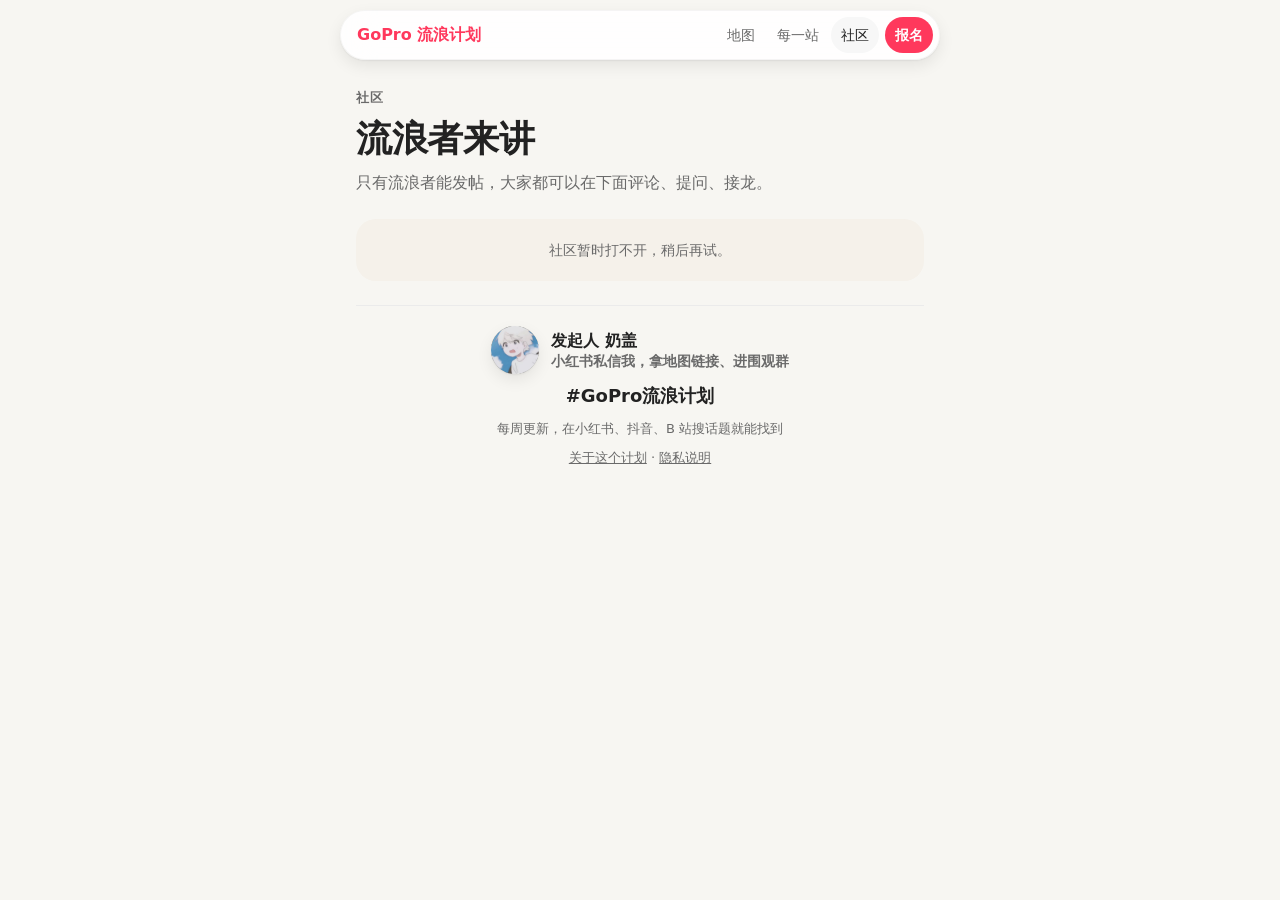
<file: site/community.html>
<!doctype html>
<html lang="zh-CN">
<head>
<meta charset="utf-8">
<meta name="viewport" content="width=device-width, initial-scale=1, viewport-fit=cover">
<meta name="description" content="GoPro 流浪计划社区：流浪者在这里分享，大家一起评论。">
<title>社区</title>
<link rel="stylesheet" href="assets/style.css">
<script src="assets/data.js"></script>
</head>
<body data-page="community">
<main class="wrap">
  <header class="hero">
    <div class="eyebrow" id="eyebrow">社区</div>
    <h1 id="h1">流浪者来讲</h1>
    <p class="lede">只有流浪者能发帖，大家都可以在下面评论、提问、接龙。</p>
  </header>
  <div id="feed" class="stack"><div class="empty">加载中…</div></div>
</main>
<script src="assets/common.js"></script>
<script src="assets/db.js"></script>
<script>
const feed=document.getElementById("feed");
const only=parseInt(new URLSearchParams(location.search).get("n"),10)||null;
const el=(tag,cls,text)=>{ const e=document.createElement(tag); if(cls) e.className=cls; if(text!=null) e.textContent=text; return e; };
const when=t=>new Date(t).toLocaleString("zh-CN",{timeZone:"Europe/London",month:"numeric",day:"numeric",hour:"2-digit",minute:"2-digit"});
let me=null, myName="", banned=false, mine=new Set(); // 登录的人才能评论；mine 是自己发的帖子

if(only && GP.shown[only-1]){
  const s=GP.shown[only-1];
  document.getElementById("eyebrow").textContent=`社区 · 第 ${only} 站`;
  document.getElementById("h1").textContent=`${GP.ZH[s.city]}这一周`;
}

function cmtNode(c){
  const d=el("div","cmt");
  if(c.avatar_url){ const im=el("img","cmt-av"); im.src=c.avatar_url; im.alt=""; im.referrerPolicy="no-referrer"; d.append(im); }
  d.append(el("b",null,c.nickname), document.createTextNode(c.body), el("span","muted",when(c.created_at)));
  return d;
}
function postCard(p, cmts){
  const host=p.stop_no===0; // 站号 0 是发起人
  const s=host?{xhs:"发起人 "+GP.host.name,avatar:GP.host.avatar}:(GP.stops[p.stop_no-1]||{});
  const card=el("article","card post");
  const head=el("div","post-head");
  if(s.avatar){ const im=el("img"); im.src=GP.avatarSrc(s.avatar); im.alt=`${s.xhs}的头像`; head.append(im); }
  else head.append(el("div","ph-av",(s.xhs||"?").slice(0,1)));
  const who=el("div"); who.append(el("b",null,s.xhs||"持有人"));
  const meta=el("a","muted",host?when(p.created_at):`第 ${p.stop_no} 站 · ${GP.ZH[s.city]||""} · ${when(p.created_at)}`); meta.href=host?"about.html":`stop.html?n=${p.stop_no}`; meta.style.textDecoration="none";
  who.append(meta); head.append(who);
  if(mine.has(p.id)){
    const del=el("button","link-btn","删除"); del.type="button"; del.style.marginLeft="auto"; del.setAttribute("aria-label","删除我的这条帖子");
    del.onclick=async()=>{
      if(!confirm("删除这条帖子？删除后大家就看不到了。")) return;
      del.disabled=true;
      try{ if(await GP.db.deleteMyPost(p.id)) card.remove(); else { del.disabled=false; alert("没删掉，刷新页面再试"); } }
      catch(x){ del.disabled=false; alert(x.status===401?"登录过期了，刷新页面重新登录":"没删掉，稍后再试"); }
    };
    head.append(del);
  }
  card.append(head);
  card.append(el("p","post-body",p.body));
  if(p.images && p.images.length){
    const g=el("div","pics"+(p.images.length===1?" one":p.images.length===2||p.images.length===4?" two":""));
    p.images.forEach(u=>{ const a=el("a"); a.href=u; a.target="_blank"; a.rel="noopener"; const im=el("img"); im.src=u; im.loading="lazy"; im.alt="照片"; a.append(im); g.append(a); });
    card.append(g);
  }
  const box=el("div","cmts");
  const list=el("div","stack"); list.style.gap="6px";
  cmts.forEach(c=>list.append(cmtNode(c)));
  let f;
  if(!me){
    f=el("div","signin-card"); f.append(el("span","muted","登录后才能评论"));
    const a=el("a","btn hot","登录 / 注册"); a.href="login.html?next=community.html"; f.append(a);
  }else{
    f=el("form","cform"); f.noValidate=true;
    f.innerHTML=`<input name="body" maxlength="500" placeholder="说点什么" aria-label="评论">
      <div class="row" style="justify-content:space-between;align-items:center"><span class="muted who-line" style="font-size:13px"></span><span class="err" role="alert" style="margin:0"></span><button class="btn hot" type="submit" style="margin-left:auto">评论</button></div>`;
    f.querySelector(".who-line").textContent=`以「${myName}」评论`;
    const err=f.querySelector(".err"), btn=f.querySelector("button");
    if(banned){ f.elements.body.disabled=true; btn.disabled=true; err.textContent="这个账号暂时不能评论"; }
    f.addEventListener("submit",async e=>{
      e.preventDefault(); err.textContent="";
      const body=f.elements.body.value.trim();
      if(!body){ err.textContent="写点内容"; f.elements.body.focus(); return; }
      btn.disabled=true;
      try{
        const c=await GP.db.addComment({post_id:p.id,body});
        list.append(cmtNode(c||{nickname:myName,body,created_at:new Date().toISOString()}));
        f.elements.body.value="";
      }catch(x){
        err.textContent = x.status===401 ? "登录过期了，刷新页面重新登录" : /频繁/.test(x.message) ? "评论太频繁，稍后再试" : /不能评论/.test(x.message) ? "这个账号暂时不能评论" : "没发出去，稍后再试";
      }
      btn.disabled=false;
    });
  }
  box.append(list,f); card.append(box);
  return card;
}

(async()=>{
  try{
    const u=await GP.db.user();
    if(u){ let prof=null; try{ prof=await GP.db.profile(u.id); }catch(e){} me=u; myName=GP.db.nameOf(u,prof); banned=!!(prof&&prof.banned); mine=new Set(await GP.db.myPostIds()); }
    // 只显示已经开始的站，不提前暴露后面的站
    const posts=(await GP.db.posts(GP.season, only)).filter(p=>p.stop_no<=GP.shown.length);
    const cmts=await GP.db.comments(posts.map(p=>p.id));
    if(!posts.length){
      feed.replaceChildren(el("div","empty","还没有帖子。流浪者发了之后会出现在这里。"));
    }else{
      feed.replaceChildren(...posts.map(p=>postCard(p,cmts.filter(c=>c.post_id===p.id))));
    }
    if(only){ const a=el("a","btn","看全部帖子"); a.href="community.html"; const r=el("div","row"); r.append(a); feed.append(r); }
  }catch(e){
    feed.replaceChildren(el("div","empty","社区暂时打不开，稍后再试。"));
  }
})();
</script>
</body>
</html>
</file>
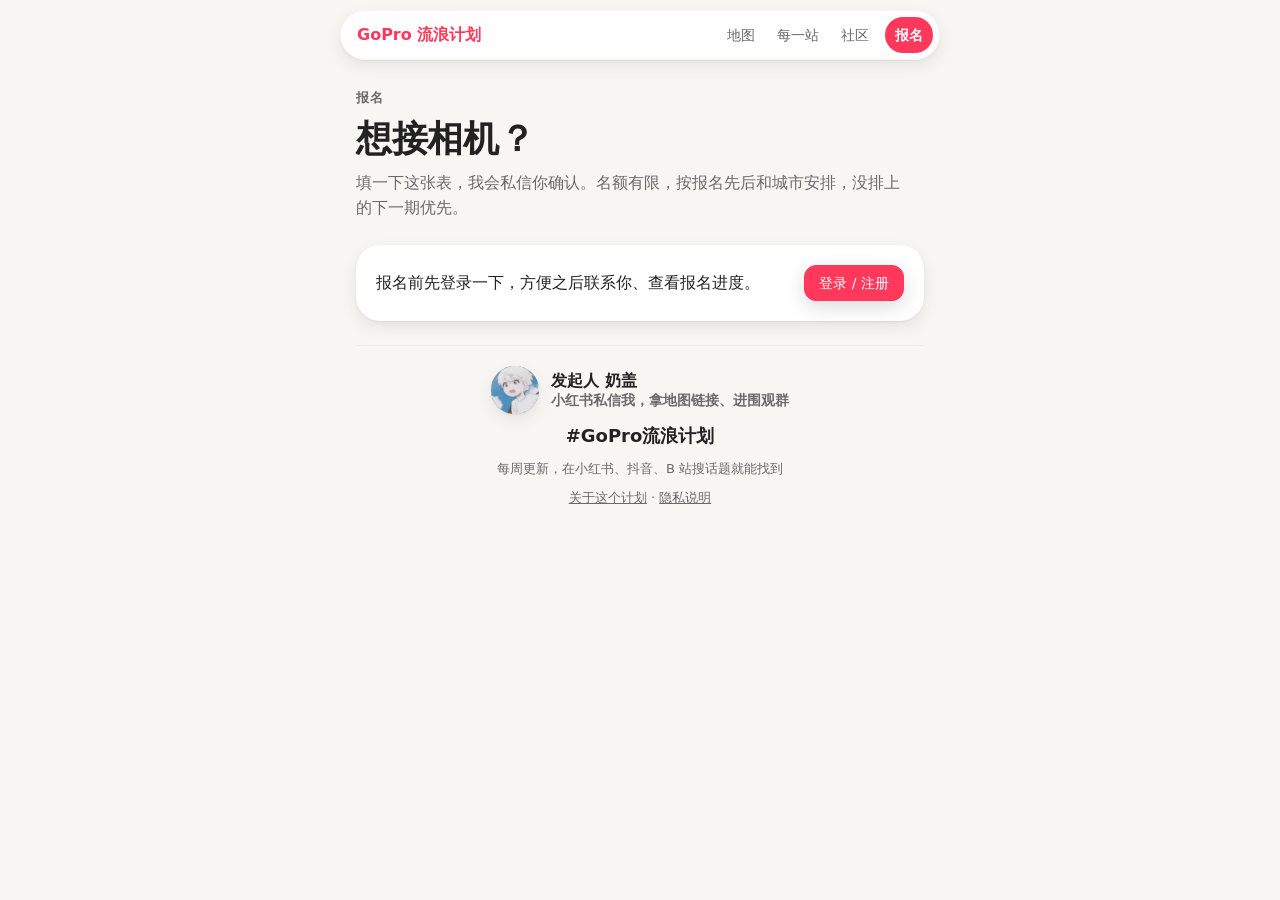
<file: site/join.html>
<!doctype html>
<html lang="zh-CN">
<head>
<meta charset="utf-8">
<meta name="viewport" content="width=device-width, initial-scale=1, viewport-fit=cover">
<meta name="description" content="GoPro 流浪计划：一台相机，一人一周，在英国留学生之间传递。">
<title>报名下一期</title>
<link rel="stylesheet" href="assets/style.css">
<script src="assets/data.js"></script>
</head>
<body data-page="join">
<main class="wrap">
  <header class="hero">
    <div class="eyebrow">报名</div>
    <h1>想接相机？</h1>
    <p class="lede">填一下这张表，我会私信你确认。名额有限，按报名先后和城市安排，没排上的下一期优先。</p>
  </header>

  <section class="card signin-card" id="needLogin" hidden>
    <span>报名前先登录一下，方便之后联系你、查看报名进度。</span>
    <a class="btn hot" href="login.html?next=join.html">登录 / 注册</a>
  </section>
  <p class="muted" id="asWho" hidden style="margin:0"></p>
  <form class="card form" id="f" novalidate hidden>
    <label class="field"><span>想报哪一期</span>
      <select name="season" required>
        <option>GoPro 第二期</option>
        <option>Action 流浪计划</option>
        <option>都可以</option>
      </select></label>
    <label class="field"><span>你在哪个城市</span>
      <input name="city" required maxlength="40" placeholder="比如：布里斯托" autocomplete="address-level2"></label>
    <label class="field"><span>小红书或抖音昵称</span>
      <input name="nickname" required maxlength="40" placeholder="地图上会显示这个名字"></label>
    <div class="field"><span>怎么联系你</span>
      <div class="split">
        <select name="contact_type" aria-label="联系方式类型"><option>微信</option><option>小红书</option><option>邮箱</option></select>
        <input name="contact" required maxlength="80" placeholder="微信号 / 小红书号 / 邮箱" aria-label="联系方式">
      </div></div>
    <label class="field"><span>哪几周方便拿相机 <em>选填</em></span>
      <input name="weeks" maxlength="200" placeholder="比如：3 月都行，复活节要回国"></label>
    <fieldset class="field"><legend>愿意跨城交接吗</legend>
      <div class="chips">
        <label><input type="radio" name="can_travel" value="true">愿意</label>
        <label><input type="radio" name="can_travel" value="false">只在本城</label>
        <label><input type="radio" name="can_travel" value="" checked>看情况</label>
      </div></fieldset>
    <label class="field"><span>想说的话 <em>选填</em></span>
      <textarea name="note" maxlength="500" rows="3" placeholder="想拍什么、有没有拍摄经验，随便聊聊"></textarea></label>
    <label class="hp" aria-hidden="true">别填这一栏<input name="website" tabindex="-1" autocomplete="off"></label>
    <label class="agree"><input type="checkbox" name="agree" required> 这些信息只用来联系我安排相机，只有发起人能看到</label>
    <p class="err" id="err" role="alert"></p>
    <button class="btn hot big" type="submit" id="go">提交报名</button>
  </form>

  <section class="card done" id="done" hidden>
    <h2>收到啦</h2>
    <p class="muted" style="margin:0">我会在几天内私信你。也可以先在小红书关注 <b>奶盖</b>，搜 #GoPro流浪计划 看看大家拍了什么。</p>
  </section>
</main>
<script src="assets/common.js"></script>
<script src="assets/db.js"></script>
<script>
const f=document.getElementById("f"), err=document.getElementById("err"), go=document.getElementById("go");
// 报名要先登录
(async()=>{
  const u=await GP.db.user();
  if(!u){ document.getElementById("needLogin").hidden=false; return; }
  let prof=null; try{ prof=await GP.db.profile(u.id); }catch(e){}
  const w=document.getElementById("asWho"); w.textContent=`用「${GP.db.nameOf(u,prof)}」${u.email?`（${u.email}）`:""}的账号报名`; w.hidden=false;
  f.hidden=false;
  if(u.email){ f.elements.contact_type.value="邮箱"; f.elements.contact.placeholder=u.email; }
})();
f.addEventListener("submit", async e=>{
  e.preventDefault(); err.textContent="";
  const d=new FormData(f);
  if(d.get("website")) return; // 机器人会填隐藏栏
  for(const [k,label] of [["city","城市"],["nickname","昵称"],["contact","联系方式"]]){
    if(!String(d.get(k)||"").trim()){ err.textContent=`还差${label}没填`; f.elements[k].focus(); return; }
  }
  if(!d.get("agree")){ err.textContent="勾选一下最后那句再提交"; return; }
  const ct=d.get("can_travel");
  const row={
    season:d.get("season"), city:d.get("city").trim(), nickname:d.get("nickname").trim(),
    contact_type:d.get("contact_type"), contact:d.get("contact").trim(),
    weeks:(d.get("weeks")||"").trim()||null, note:(d.get("note")||"").trim()||null,
    can_travel: ct==="" ? null : ct==="true",
  };
  go.disabled=true; go.textContent="提交中…";
  try{
    await GP.db.submitSignup(row);
    f.hidden=true; document.getElementById("done").hidden=false; window.scrollTo({top:0,behavior:"smooth"});
  }catch(x){
    err.textContent = x.status===401 ? "登录过期了，刷新页面重新登录再提交。" : "没提交成功，可能是网络问题。稍后再试，或者直接小红书私信奶盖。";
    go.disabled=false; go.textContent="提交报名";
  }
});
</script>
</body>
</html>
</file>
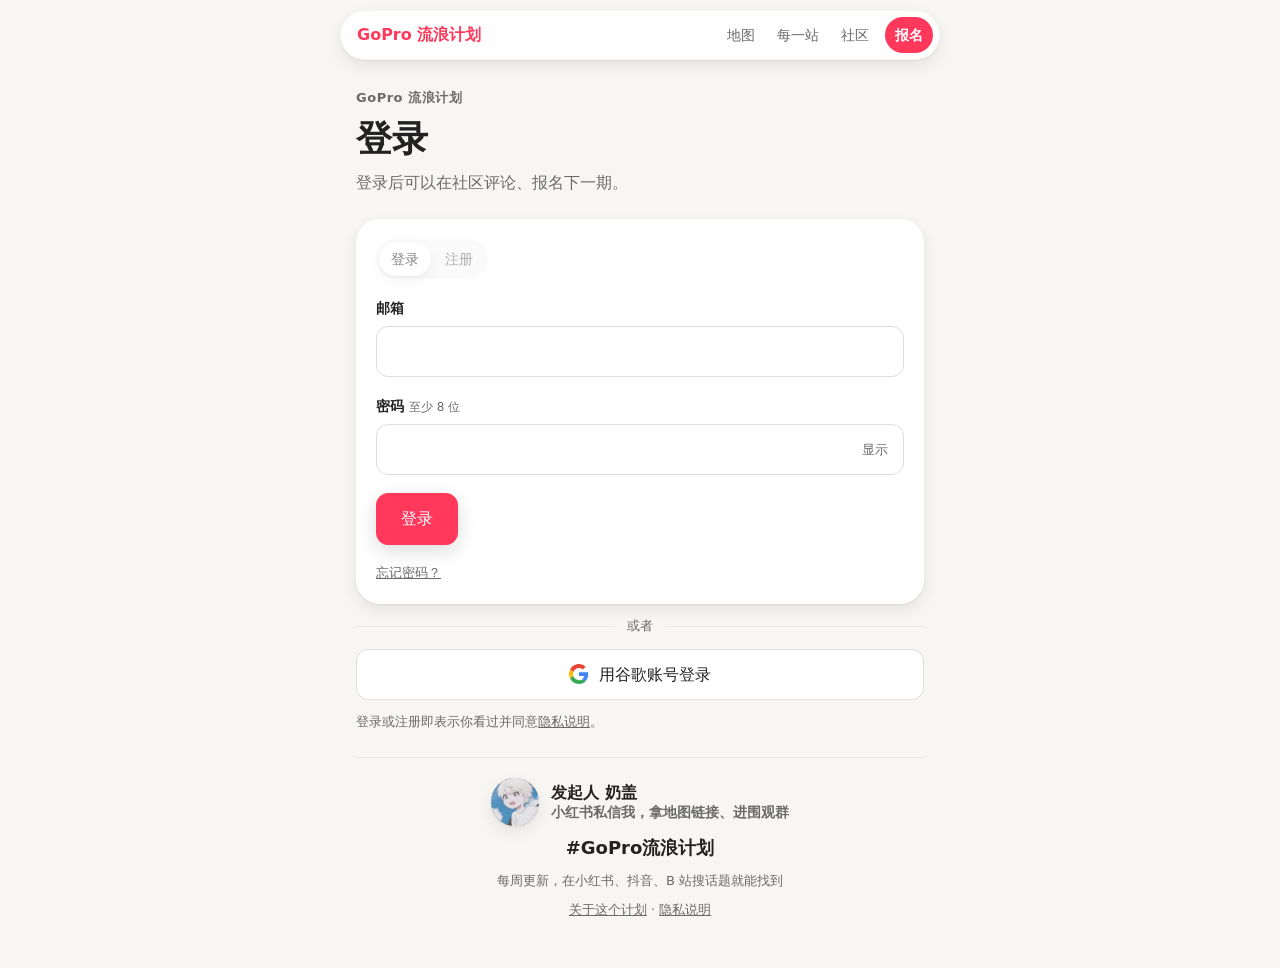
<file: site/login.html>
<!doctype html>
<html lang="zh-CN">
<head>
<meta charset="utf-8">
<meta name="viewport" content="width=device-width, initial-scale=1, viewport-fit=cover">
<meta name="robots" content="noindex">
<title>登录</title>
<link rel="stylesheet" href="assets/style.css">
<script src="assets/data.js"></script>
</head>
<body data-page="login">
<main class="wrap">
  <header class="hero">
    <div class="eyebrow">GoPro 流浪计划</div>
    <h1 id="h1">登录</h1>
    <p class="lede" id="lede">登录后可以在社区评论、报名下一期。</p>
  </header>

  <p class="err" id="topErr" role="alert"></p>

  <!-- 没登录 -->
  <section id="out" hidden class="stack">
    <p class="tip" id="inapp" hidden>你是在微信或小红书里打开的，这里用不了谷歌登录。用邮箱注册就行；想用谷歌的话，点右上角「…」选「在浏览器打开」。</p>
    <form class="card form" id="emailForm" novalidate>
      <div class="seg" role="tablist" style="align-self:flex-start">
        <button class="seg-b" type="button" role="tab" data-mode="in" aria-selected="true">登录</button>
        <button class="seg-b" type="button" role="tab" data-mode="up" aria-selected="false">注册</button>
      </div>
      <label class="field"><span>邮箱</span><input name="email" type="email" autocomplete="email" required></label>
      <div class="field"><label for="pw">密码 <em id="pwHint">至少 8 位</em></label>
        <div class="pw"><input id="pw" name="password" type="password" autocomplete="current-password" minlength="8" required><button class="eye" type="button" aria-label="显示密码" aria-pressed="false">显示</button></div></div>
      <div class="field" id="pw2Field" hidden><label for="pw2">确认密码 <em>再输一遍</em></label>
        <div class="pw"><input id="pw2" name="password2" type="password" autocomplete="new-password" minlength="8"><button class="eye" type="button" aria-label="显示密码" aria-pressed="false">显示</button></div></div>
      <p class="err" id="err" role="alert"></p>
      <button class="btn hot big" type="submit" id="go">登录</button>
      <button class="link-btn" type="button" id="forgot">忘记密码？</button>
    </form>
    <div class="or" id="orG"><span>或者</span></div>
    <a class="btn big google" id="google" href="#"><svg viewBox="0 0 48 48" width="20" height="20" aria-hidden="true"><path fill="#EA4335" d="M24 9.5c3.5 0 6.6 1.2 9 3.6l6.7-6.7C35.6 2.4 30.2 0 24 0 14.6 0 6.6 5.4 2.7 13.3l7.8 6C12.4 13.6 17.7 9.5 24 9.5z"/><path fill="#4285F4" d="M46.1 24.5c0-1.6-.1-3.1-.4-4.5H24v9h12.4c-.5 2.9-2.2 5.3-4.6 6.9l7.4 5.7c4.3-4 6.9-9.9 6.9-17.1z"/><path fill="#FBBC05" d="M10.5 28.7A14.5 14.5 0 0 1 9.5 24c0-1.6.3-3.2.8-4.7l-7.8-6A24 24 0 0 0 0 24c0 3.9.9 7.5 2.6 10.7l7.9-6z"/><path fill="#34A853" d="M24 48c6.5 0 11.9-2.1 15.9-5.8l-7.4-5.7c-2.1 1.4-4.8 2.3-8.5 2.3-6.3 0-11.6-4.1-13.5-9.8l-7.9 6C6.6 42.6 14.6 48 24 48z"/></svg>用谷歌账号登录</a>

    <!-- 注册后填邮箱验证码 -->
    <form class="card form" id="codeForm" novalidate hidden>
      <h2 style="margin:0">填邮箱验证码</h2>
      <p class="muted" style="margin:0">验证码已经发到 <b id="codeTo"></b>，邮件标题是「确认注册」。没收到的话看看垃圾邮件。</p>
      <label class="field"><span>验证码</span><input name="code" inputmode="numeric" autocomplete="one-time-code" maxlength="10" placeholder="邮件里的数字" required></label>
      <p class="err" id="cerr" role="alert"></p>
      <button class="btn hot big" type="submit" id="cgo">完成注册</button>
      <div class="row" style="justify-content:space-between"><button class="link-btn" type="button" id="resend">重新发送</button><button class="link-btn" type="button" id="back2">换个邮箱</button></div>
    </form>
    <p class="muted" style="font-size:13px;margin:0">登录或注册即表示你看过并同意<a href="privacy.html">隐私说明</a>。</p>
  </section>

  <!-- 设新密码（从找回密码邮件点进来） -->
  <form class="card form" id="resetForm" novalidate hidden>
    <h2 style="margin:0">设一个新密码</h2>
    <label class="field"><span>新密码 <em>至少 8 位</em></span><input name="password" type="password" autocomplete="new-password" minlength="8" required></label>
    <p class="err" id="rerr" role="alert"></p>
    <button class="btn hot big" type="submit">保存新密码</button>
  </form>

  <!-- 已登录 -->
  <section class="card" id="in" hidden>
    <div class="post-head"><img id="av" alt="" hidden><div class="ph-av" id="avTxt"></div><div><b id="who"></b><div class="muted" id="mail"></div></div></div>
    <form class="form" id="nameForm" novalidate style="margin-top:16px">
      <label class="field"><span>昵称 <em>评论时显示这个名字</em></span><input name="name" maxlength="20" required></label>
      <p class="err" id="nerr" role="alert"></p>
      <div class="row"><button class="btn hot" type="submit">保存昵称</button><a class="btn" id="back" href="community.html">去社区</a><button class="btn" type="button" id="logout">退出登录</button></div>
    </form>
  </section>
</main>
<script src="assets/common.js"></script>
<script src="assets/db.js"></script>
<script>
const $=id=>document.getElementById(id);
// 只允许跳回本站页面
const nextRaw=new URLSearchParams(location.search).get("next")||"";
const next=/^[a-z0-9_-]+\.html([?#][^\s]*)?$/i.test(nextRaw)?nextRaw:"";
const here=new URL(location.pathname+(next?`?next=${encodeURIComponent(next)}`:""),location.origin).href;
const hash=GP.db.fromHash();
let mode="in";

function setMode(m){
  mode=m; $("err").textContent="";
  document.querySelectorAll("[data-mode]").forEach(b=>b.setAttribute("aria-selected",b.dataset.mode===m));
  $("go").textContent=m==="in"?"登录":"注册";
  $("emailForm").elements.password.autocomplete=m==="in"?"current-password":"new-password";
  $("forgot").hidden=m!=="in";
  $("pw2Field").hidden=m!=="up";
}
// 显示 / 隐藏密码
document.querySelectorAll(".eye").forEach(b=>b.addEventListener("click",()=>{
  const i=b.previousElementSibling, on=i.type==="password";
  i.type=on?"text":"password"; b.textContent=on?"隐藏":"显示"; b.setAttribute("aria-pressed",on); b.setAttribute("aria-label",on?"隐藏密码":"显示密码");
}));
// 注册后切到填验证码
let codeEmail="", cool=0, coolT=null;
function startCool(){
  cool=60; const b=$("resend"); b.disabled=true; clearInterval(coolT);
  const tick=()=>{ b.textContent=cool>0?`重新发送（${cool} 秒）`:"重新发送"; if(cool<=0){ b.disabled=false; clearInterval(coolT); } cool--; };
  tick(); coolT=setInterval(tick,1000);
}
function askCode(email,sent){
  codeEmail=email; $("codeTo").textContent=email;
  $("emailForm").hidden=true; $("orG").hidden=true; $("google").hidden=true; $("codeForm").hidden=false; $("cerr").textContent="";
  $("codeForm").elements.code.value=""; $("codeForm").elements.code.focus();
  if(sent) startCool(); else { $("resend").disabled=false; $("resend").textContent="重新发送"; }
}
document.querySelectorAll("[data-mode]").forEach(b=>b.addEventListener("click",()=>setMode(b.dataset.mode)));
$("google").href=GP.db.googleUrl(here);
// 微信、小红书等 App 里的内置浏览器打不开谷歌登录
if(/MicroMessenger|xhsdiscover|XiaoHongShu|discover\/|Weibo|QQ\//i.test(navigator.userAgent)){ $("inapp").hidden=false; $("google").classList.add("dim"); }

const msg=e=>{
  const m=String(e&&e.message||"");
  if(/Invalid login credentials/i.test(m)) return "邮箱或密码不对。";
  if(/not confirmed/i.test(m)) return "邮箱还没确认，去邮箱点一下确认链接。";
  if(/already registered|already exists/i.test(m)) return "这个邮箱已经注册过了，直接登录就行。";
  if(/Password should be/i.test(m)) return "密码太简单了，至少 8 位。";
  if(/rate limit|too many/i.test(m)) return "操作太频繁，过几分钟再试。";
  if(/provider is not enabled/i.test(m)) return "谷歌登录还没开通，先用邮箱吧。";
  return "没成功："+m;
};

async function show(){
  const user=await GP.db.user();
  $("out").hidden=!!user; $("in").hidden=!user;
  if(!user){ $("h1").textContent="登录"; return; }
  if(next){ location.replace(next); return; }
  let prof=null; try{ prof=await GP.db.profile(user.id); }catch(e){}
  const name=GP.db.nameOf(user,prof), pic=(prof&&prof.avatar_url)||user.user_metadata&&(user.user_metadata.avatar_url||user.user_metadata.picture);
  $("h1").textContent=`你好，${name}`; $("lede").textContent="你已经登录了。";
  $("who").textContent=name; $("mail").textContent=user.email||"";
  if(pic){ $("av").src=pic; $("av").hidden=false; $("avTxt").hidden=true; } else $("avTxt").textContent=name.slice(0,1);
  $("nameForm").elements.name.value=prof&&prof.display_name||name;
  if(prof&&prof.banned) $("nerr").textContent="这个账号暂时不能评论。";
  $("nameForm").onsubmit=async e=>{
    e.preventDefault(); $("nerr").textContent="";
    const v=$("nameForm").elements.name.value.trim(); if(!v){ $("nerr").textContent="昵称不能空着"; return; }
    try{ await GP.db.saveName(user.id,v); $("who").textContent=v; $("h1").textContent=`你好，${v}`; $("nerr").textContent="保存好了"; }
    catch(x){ $("nerr").textContent=msg(x); }
  };
}

$("emailForm").addEventListener("submit",async e=>{
  e.preventDefault(); $("err").textContent="";
  const f=$("emailForm"), email=f.elements.email.value.trim(), pw=f.elements.password.value;
  if(!email||!/.+@.+\..+/.test(email)){ $("err").textContent="填一下邮箱"; return; }
  if(pw.length<8){ $("err").textContent="密码至少 8 位"; return; }
  if(mode==="up"&&pw!==f.elements.password2.value){ $("err").textContent="两次输入的密码不一样"; f.elements.password2.focus(); return; }
  $("go").disabled=true;
  try{
    if(mode==="in"){ await GP.db.signIn(email,pw); await show(); }
    else{
      const r=await GP.db.signUp(email,pw,here);
      if(r&&r.access_token) await show();
      else askCode(email,true);
    }
  }catch(x){
    // 注册过但还没验证邮箱：直接让他填验证码
    if(mode==="in"&&/not confirmed/i.test(String(x&&x.message))){ askCode(email,false); $("cerr").textContent="邮箱还没验证。点「重新发送」拿一个新验证码。"; }
    else $("err").textContent=msg(x);
  }
  $("go").disabled=false;
});
$("codeForm").addEventListener("submit",async e=>{
  e.preventDefault(); $("cerr").textContent="";
  const code=$("codeForm").elements.code.value.replace(/\s/g,"");
  if(!/^\d{6,10}$/.test(code)){ $("cerr").textContent="填邮件里的数字验证码"; return; }
  $("cgo").disabled=true;
  try{ await GP.db.verifySignup(codeEmail,code); $("codeForm").hidden=true; $("emailForm").hidden=false; $("orG").hidden=false; $("google").hidden=false; await show(); }
  catch(x){ $("cerr").textContent=/expired|invalid/i.test(String(x&&x.message))?"验证码不对或过期了，点「重新发送」再试":msg(x); }
  $("cgo").disabled=false;
});
$("resend").addEventListener("click",async()=>{
  $("cerr").textContent="";
  try{ await GP.db.resendSignup(codeEmail,here); $("cerr").textContent="发好了，看看邮箱。"; startCool(); }
  catch(x){ $("cerr").textContent=msg(x); }
});
$("back2").addEventListener("click",()=>{ $("codeForm").hidden=true; $("emailForm").hidden=false; $("orG").hidden=false; $("google").hidden=false; clearInterval(coolT); });
$("forgot").addEventListener("click",async()=>{
  const email=$("emailForm").elements.email.value.trim();
  if(!/.+@.+\..+/.test(email)){ $("err").textContent="先在上面填你的邮箱，再点忘记密码"; return; }
  try{ await GP.db.recover(email,here); $("err").textContent="发好了，去邮箱点链接设新密码。"; }catch(x){ $("err").textContent=msg(x); }
});
$("resetForm").addEventListener("submit",async e=>{
  e.preventDefault(); const pw=$("resetForm").elements.password.value;
  if(pw.length<8){ $("rerr").textContent="至少 8 位"; return; }
  try{ await GP.db.setPassword(pw); $("resetForm").hidden=true; await show(); }catch(x){ $("rerr").textContent=msg(x); }
});
$("logout").addEventListener("click",()=>{ GP.db.signOut(); show(); });

if(hash&&hash.error) $("topErr").textContent=msg({message:hash.error});
if(hash&&hash.type==="recovery"){ $("resetForm").hidden=false; $("h1").textContent="设新密码"; }
else show();
</script>
</body>
</html>
</file>
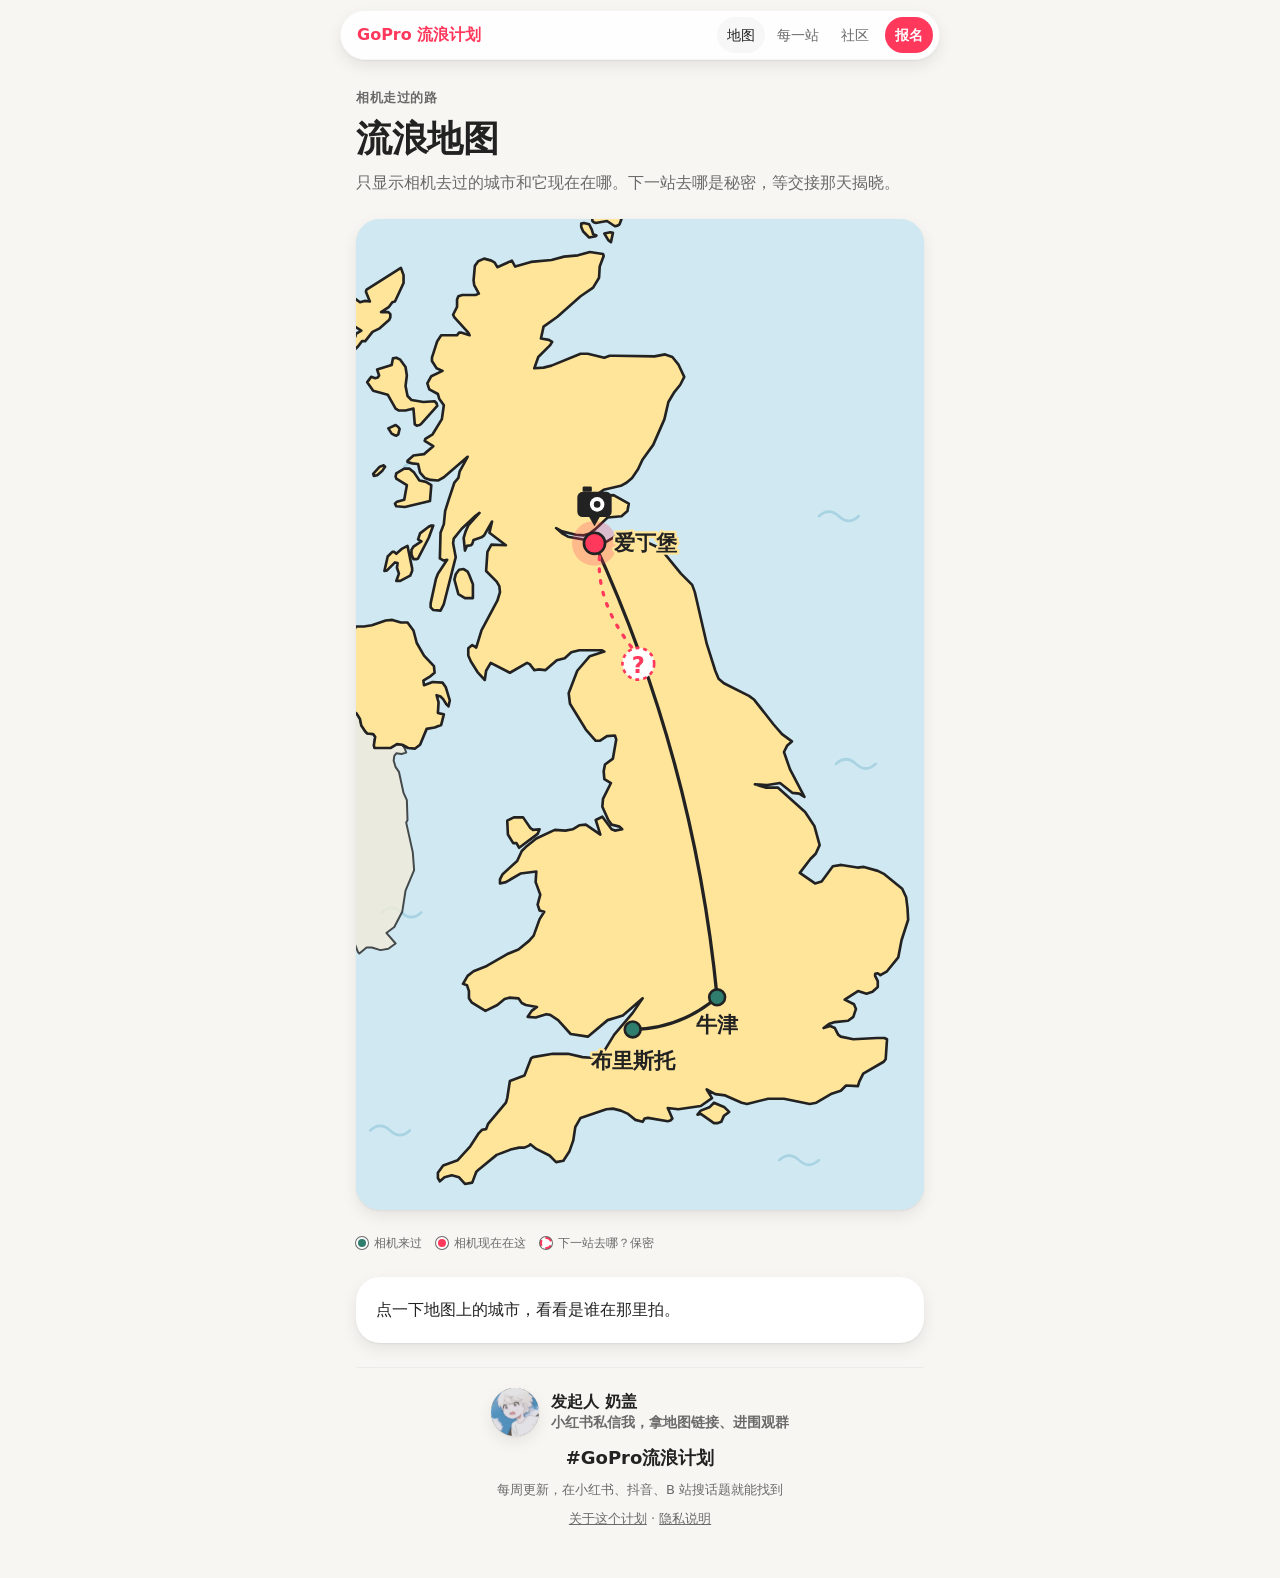
<file: site/map.html>
<!doctype html>
<html lang="zh-CN">
<head>
<meta charset="utf-8">
<meta name="viewport" content="width=device-width, initial-scale=1, viewport-fit=cover">
<meta name="description" content="GoPro 流浪计划：一台相机，一人一周，在英国留学生之间传递。">
<title>流浪地图</title>
<link rel="stylesheet" href="assets/style.css">
<script src="assets/data.js"></script>
</head>
<body data-page="map">
<main class="wrap">
  <header class="hero">
    <div class="eyebrow">相机走过的路</div>
    <h1>流浪地图</h1>
    <p class="lede">只显示相机去过的城市和它现在在哪。下一站去哪是秘密，等交接那天揭晓。</p>
  </header>
  <section class="mapbox"><svg id="map" role="img" aria-label="英国地图，标出相机到过的城市"></svg></section>
  <div class="legend"><span><i style="background:var(--pin-done)"></i>相机来过</span><span><i style="background:var(--pin)"></i>相机现在在这</span><span><i style="background:var(--paper);border-style:dashed;border-color:var(--pin)"></i>下一站去哪？保密</span></div>
  <div class="card" id="citycard">点一下地图上的城市，看看是谁在那里拍。</div>
</main>
<script src="assets/map.js"></script>
<script src="assets/common.js"></script>
<script>
const card=document.getElementById("citycard");
GP.drawMap(document.getElementById("map"),{onSelect(c){
  card.replaceChildren();
  const b=document.createElement("h2"); b.style.marginTop="0"; b.textContent=GP.ZH[c]; card.append(b);
  const here=GP.shown.map((s,i)=>({s,i})).filter(o=>o.s.city===c);
  if(!here.length){ const d=document.createElement("div"); d.textContent=`${GP.md(GP.launch.date)} 从这里出发`; card.append(d); return; }
  here.forEach(({s,i})=>{
    const d=document.createElement("div"); d.className="muted"; d.textContent=`第 ${i+1} 站${i===GP.cur?" · 正在拍":""}`;
    const a=document.createElement("a"); a.className="btn"; a.href=`stop.html?n=${i+1}`; a.textContent="看这一站";
    const r=document.createElement("div"); r.className="row"; r.style.margin="6px 0 12px"; r.append(a);
    card.append(d,GP.xhsRow(s),r);
  });
}});
</script>
</body>
</html>
</file>
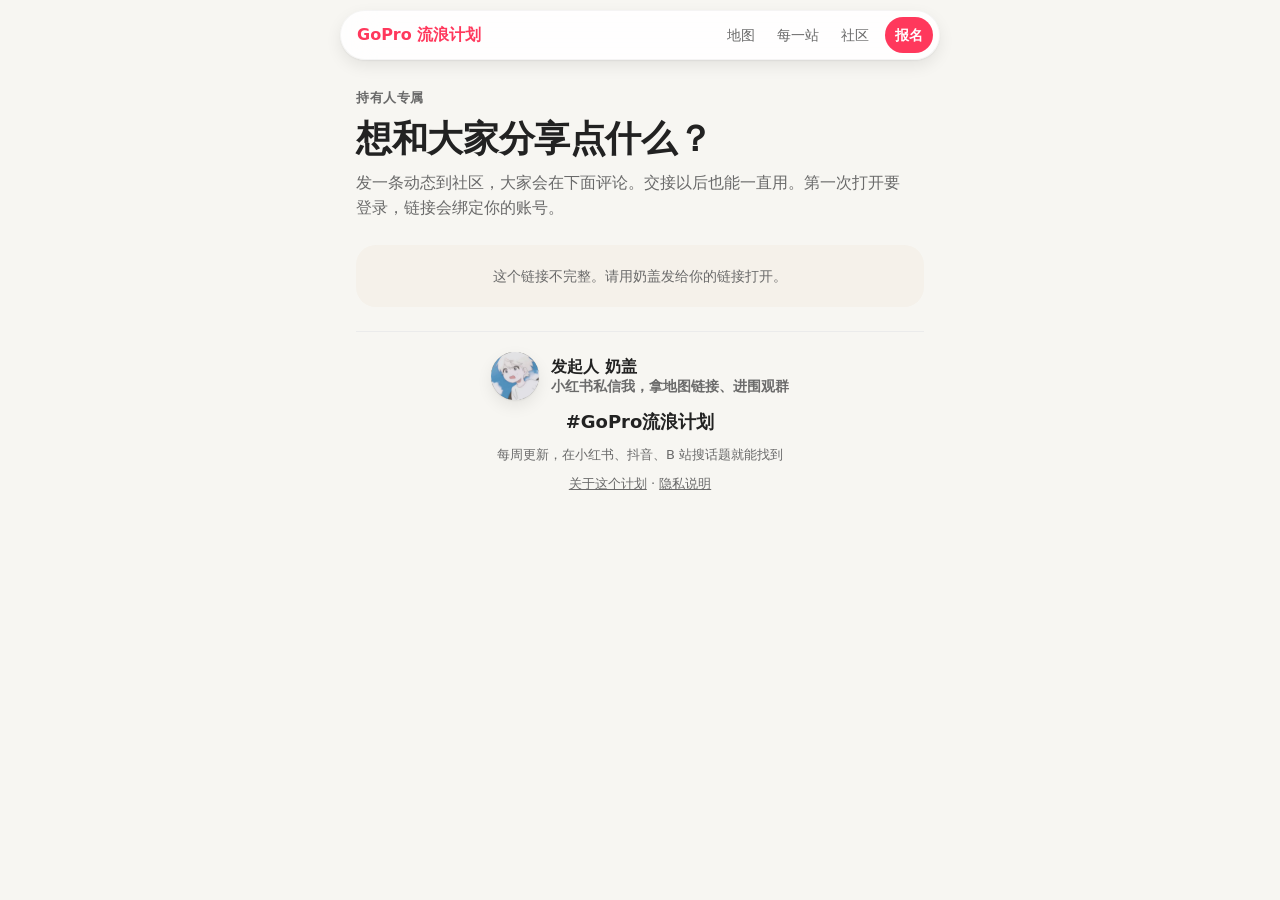
<file: site/post.html>
<!doctype html>
<html lang="zh-CN">
<head>
<meta charset="utf-8">
<meta name="viewport" content="width=device-width, initial-scale=1, viewport-fit=cover">
<meta name="robots" content="noindex">
<title>发帖</title>
<link rel="stylesheet" href="assets/style.css">
<script src="assets/data.js"></script>
</head>
<body data-page="post">
<main class="wrap">
  <header class="hero">
    <div class="eyebrow" id="eyebrow">持有人专属</div>
    <h1 id="h1">想和大家分享点什么？</h1>
    <p class="lede">发一条动态到社区，大家会在下面评论。交接以后也能一直用。第一次打开要登录，链接会绑定你的账号。</p>
  </header>

  <div class="empty" id="state">正在打开你的专属链接…</div>

  <form class="card form" id="f" novalidate hidden>
    <label class="field"><span>想说的话</span>
      <textarea name="body" maxlength="2000" rows="6" placeholder="这周拍到了什么、交接后的感想、想对下一位说的话"></textarea></label>
    <div class="field"><span>照片 <em>选填，最多 9 张</em></span>
      <div class="picks" id="picks"></div>
      <div><label class="btn" for="file">选照片</label><input type="file" id="file" accept="image/*" multiple hidden></div>
    </div>
    <p class="tip">为了大家安全：别写下一站是谁、交接的地点和时间，也别发能认出学校、宿舍或住处的照片。</p>
    <p class="err" id="err" role="alert"></p>
    <button class="btn hot big" type="submit" id="go">发到社区</button>
  </form>

  <section class="card" id="done" hidden>
    <h2>发出去啦</h2>
    <p class="muted" style="margin:0">去社区看看，大家的评论会出现在下面。</p>
    <div class="row" style="margin-top:14px"><a class="btn hot" href="community.html">去社区</a><a class="btn" id="again" href="">再发一条</a></div>
  </section>

  <section class="card" id="more" hidden>
    <h2 style="margin-top:0">发过作品了？</h2>
    <p class="muted" style="margin:0 0 12px">在小红书、抖音或 B 站发了视频，把链接投上来，会放到你这一站的页面上。</p>
    <a class="btn" id="towork" href="">投作品链接</a>
  </section>
</main>
<script src="assets/common.js"></script>
<script src="assets/db.js"></script>
<script>
const token=new URLSearchParams(location.search).get("k")||"";
const $=id=>document.getElementById(id);
const state=$("state"), f=$("f"), err=$("err"), go=$("go"), picks=$("picks");
let info=null; const files=[];

// 手机照片很大：先在浏览器里缩到长边 1600、转成 JPEG 再上传
async function shrink(file){
  let src;
  try{ src=await createImageBitmap(file,{imageOrientation:"from-image"}); }
  catch(e){ src=await new Promise((ok,no)=>{ const im=new Image(); im.onload=()=>ok(im); im.onerror=no; im.src=URL.createObjectURL(file); }); }
  const w=src.width, h=src.height, k=Math.min(1, 1600/Math.max(w,h));
  const c=document.createElement("canvas"); c.width=Math.round(w*k); c.height=Math.round(h*k);
  c.getContext("2d").drawImage(src,0,0,c.width,c.height);
  return await new Promise(ok=>c.toBlob(ok,"image/jpeg",0.85));
}
function drawPicks(){
  picks.replaceChildren(...files.map((b,i)=>{
    const d=document.createElement("div"); d.className="pk";
    const im=document.createElement("img"); im.src=URL.createObjectURL(b); im.alt=`第 ${i+1} 张`;
    const x=document.createElement("button"); x.type="button"; x.textContent="×"; x.setAttribute("aria-label","去掉这张");
    x.onclick=()=>{ files.splice(i,1); drawPicks(); };
    d.append(im,x); return d;
  }));
}
$("file").addEventListener("change",async e=>{
  err.textContent="";
  for(const file of [...e.target.files]){
    if(files.length>=9){ err.textContent="最多 9 张"; break; }
    try{ files.push(await shrink(file)); }catch(x){ err.textContent="有一张照片打不开，换一张试试（iPhone 可以先截图再选）"; }
  }
  e.target.value=""; drawPicks();
});

(async()=>{
  info=await GP.holderGate(token,state); if(!info) return;
  const s=GP.stops[info.stop_no-1];
  $("eyebrow").textContent=info.stop_no===0?`发起人 ${GP.host.name}`:`${info.season} · 第 ${info.stop_no} 站${s?" · "+GP.ZH[s.city]:""}`;
  if(info.label) $("h1").textContent=`${info.label}，想和大家分享点什么？`;
  $("towork").href=`submit.html?k=${token}`; $("again").href=location.href;
  $("more").hidden=info.stop_no===0;
  state.hidden=true; f.hidden=false;
})();

f.addEventListener("submit",async e=>{
  e.preventDefault(); err.textContent="";
  const body=f.elements.body.value.trim();
  if(!body){ err.textContent="写几句话再发"; f.elements.body.focus(); return; }
  go.disabled=true;
  try{
    const images=[];
    for(let i=0;i<files.length;i++){ go.textContent=`上传照片 ${i+1}/${files.length}…`; images.push(await GP.db.uploadImage(token,files[i])); }
    go.textContent="发送中…";
    await GP.db.createPost({token, stop_no:info.stop_no, season:info.season, body, images});
    f.hidden=true; $("done").hidden=false; window.scrollTo({top:0,behavior:"smooth"});
  }catch(x){
    err.textContent = x.status===401 ? "登录过期了，刷新页面重新登录" : x.status===429 || /频繁|太快/.test(x.message) ? "发得太频繁了，过一会儿再发" : x.status===403 ? "这个链接现在不能发帖了" : "没发出去，稍后再试。照片太多的话可以少选几张。";
    go.disabled=false; go.textContent="发到社区";
  }
});
</script>
</body>
</html>
</file>
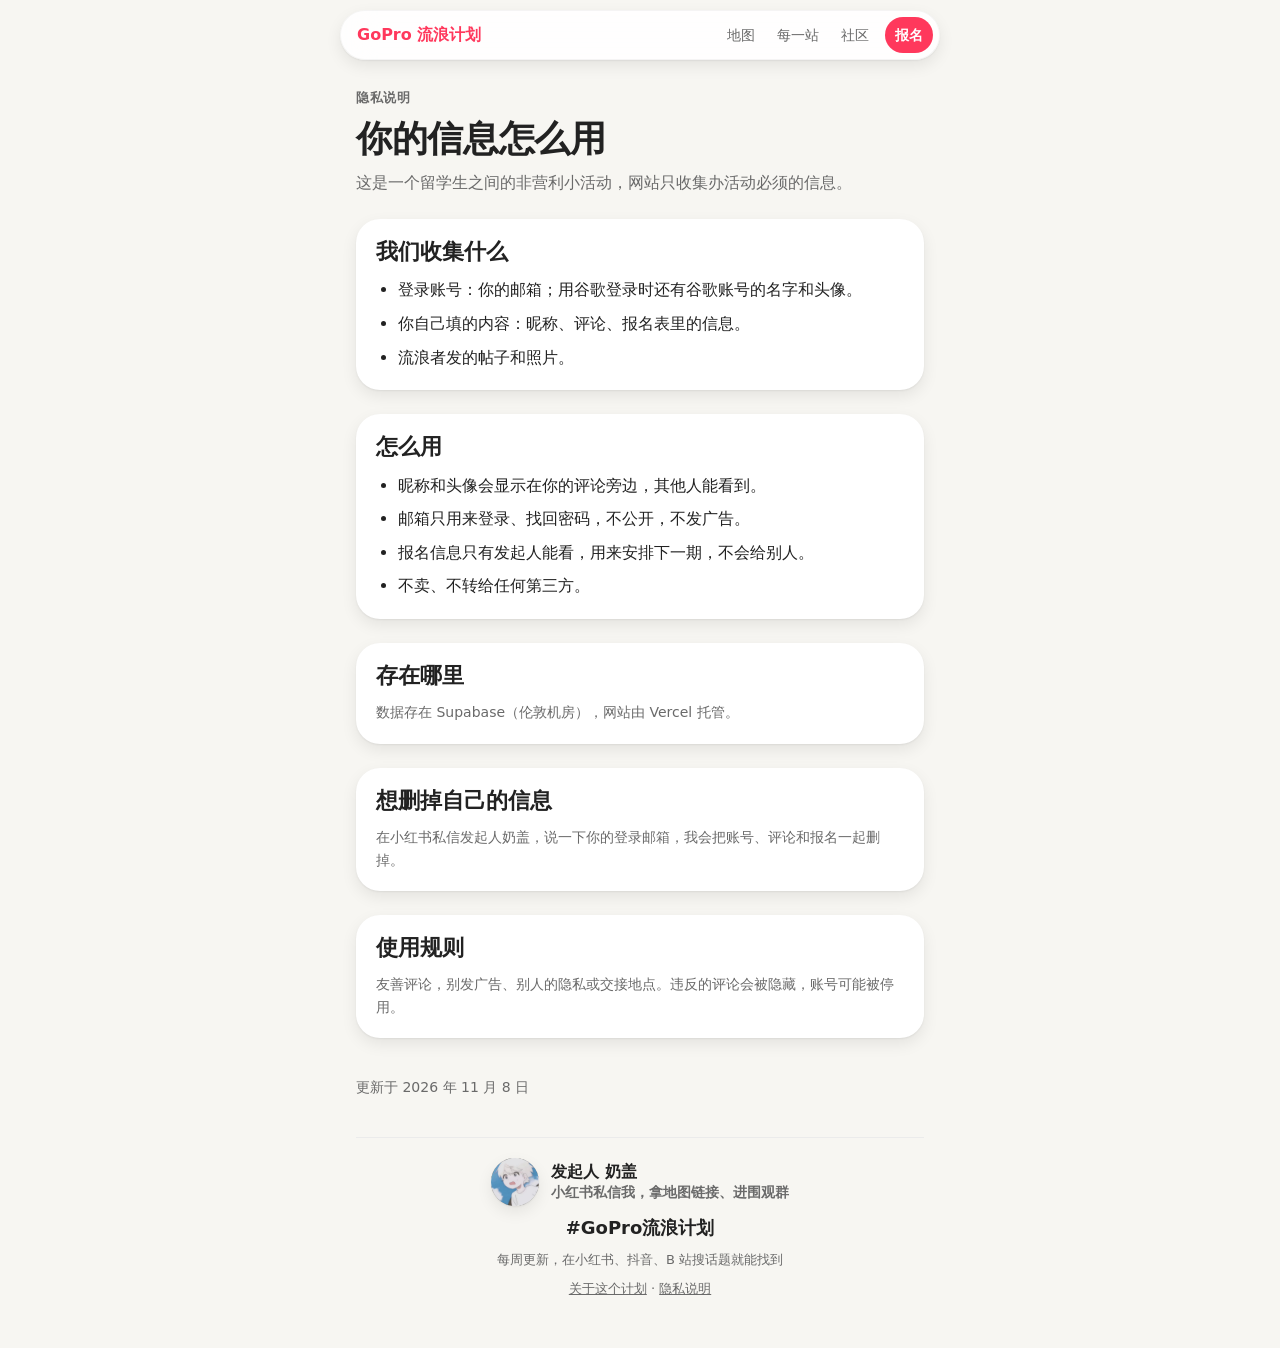
<file: site/privacy.html>
<!doctype html>
<html lang="zh-CN">
<head>
<meta charset="utf-8">
<meta name="viewport" content="width=device-width, initial-scale=1, viewport-fit=cover">
<meta name="description" content="GoPro 流浪计划网站的隐私说明：我们收集什么、怎么用、怎么删。">
<title>隐私说明</title>
<link rel="stylesheet" href="assets/style.css">
<script src="assets/data.js"></script>
</head>
<body data-page="privacy">
<main class="wrap">
  <header class="hero">
    <div class="eyebrow">隐私说明</div>
    <h1>你的信息怎么用</h1>
    <p class="lede">这是一个留学生之间的非营利小活动，网站只收集办活动必须的信息。</p>
  </header>
  <section class="card">
    <h2 style="margin-top:0">我们收集什么</h2>
    <ul class="steps">
      <li>登录账号：你的邮箱；用谷歌登录时还有谷歌账号的名字和头像。</li>
      <li>你自己填的内容：昵称、评论、报名表里的信息。</li>
      <li>流浪者发的帖子和照片。</li>
    </ul>
  </section>
  <section class="card">
    <h2 style="margin-top:0">怎么用</h2>
    <ul class="steps">
      <li>昵称和头像会显示在你的评论旁边，其他人能看到。</li>
      <li>邮箱只用来登录、找回密码，不公开，不发广告。</li>
      <li>报名信息只有发起人能看，用来安排下一期，不会给别人。</li>
      <li>不卖、不转给任何第三方。</li>
    </ul>
  </section>
  <section class="card">
    <h2 style="margin-top:0">存在哪里</h2>
    <p class="muted" style="margin:0">数据存在 Supabase（伦敦机房），网站由 Vercel 托管。</p>
  </section>
  <section class="card">
    <h2 style="margin-top:0">想删掉自己的信息</h2>
    <p class="muted" style="margin:0">在小红书私信发起人<span id="host"></span>，说一下你的登录邮箱，我会把账号、评论和报名一起删掉。</p>
  </section>
  <section class="card">
    <h2 style="margin-top:0">使用规则</h2>
    <p class="muted" style="margin:0">友善评论，别发广告、别人的隐私或交接地点。违反的评论会被隐藏，账号可能被停用。</p>
  </section>
  <p class="muted">更新于 2026 年 11 月 8 日</p>
</main>
<script src="assets/common.js"></script>
<script>document.getElementById("host").textContent=GP.host.name;</script>
</body>
</html>
</file>
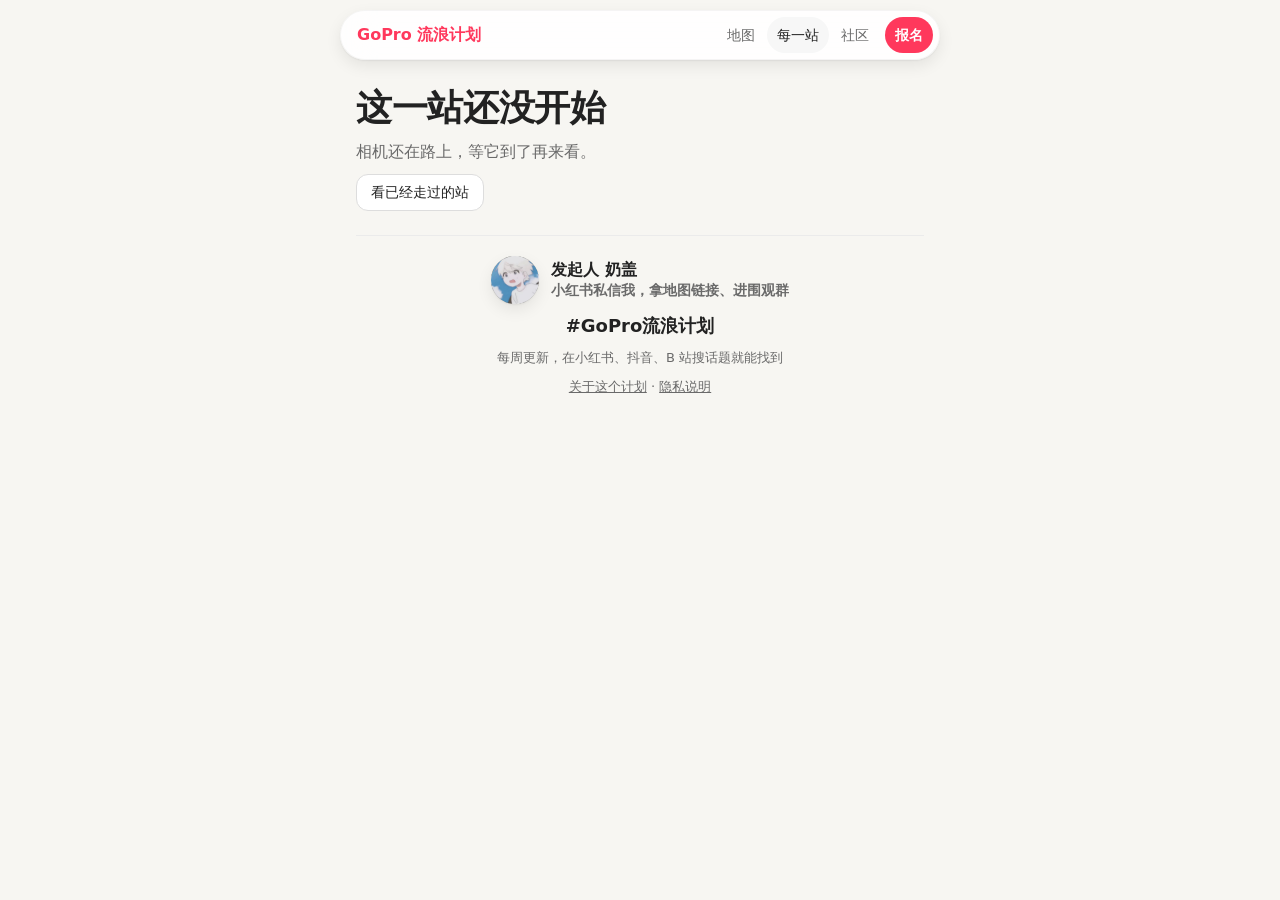
<file: site/stop.html>
<!doctype html>
<html lang="zh-CN">
<head>
<meta charset="utf-8">
<meta name="viewport" content="width=device-width, initial-scale=1, viewport-fit=cover">
<meta name="description" content="GoPro 流浪计划：一台相机，一人一周，在英国留学生之间传递。">
<title>这一站</title>
<link rel="stylesheet" href="assets/style.css">
<script src="assets/data.js"></script>
</head>
<body data-page="stops">
<main class="wrap" id="main">
</main>
<script src="assets/common.js"></script>
<script src="assets/db.js"></script>
<script>
const main=document.getElementById("main");
const n=parseInt(new URLSearchParams(location.search).get("n"),10);
const s=GP.shown[n-1]; // 只能看到已经开始的站，未来的站不存在于页面里
const hero=document.createElement("header"); hero.className="hero";
if(!s){
  hero.innerHTML=`<h1>这一站还没开始</h1><p class="lede">相机还在路上，等它到了再来看。</p><div><a class="btn" href="stops.html">看已经走过的站</a></div>`;
  main.prepend(hero);
}else{
  document.title=`第 ${n} 站 · ${GP.ZH[s.city]}`;
  const live=n-1===GP.cur;
  hero.innerHTML=`<div class="eyebrow">${GP.season} · 第 ${n} 站 · ${GP.md(s.start)} 起${live?" · 正在拍":""}</div><h1></h1>`;
  hero.querySelector("h1").textContent=GP.ZH[s.city];
  const holder=document.createElement("section"); holder.className="card";
  const h=document.createElement("div"); h.className="muted"; h.textContent=live?"这周拿着相机的是":"这一站的持有人";
  holder.append(h,GP.xhsRow(s));
  if(s.note){const p=document.createElement("p"); p.textContent=s.note; holder.append(p);}
  const wsec=document.createElement("section");
  const h2=document.createElement("h2"); h2.textContent="作品";
  const wbox=document.createElement("div");
  wbox.append(GP.worksList(s.works,live?"正在拍，交接后放上来。":"作品整理中。"));
  wsec.append(h2,wbox);
  const story=document.createElement("section"); story.hidden=true;
  // 审核通过的投稿：作品链接并进列表，自述单独显示
  GP.db.approved(GP.season,n).then(rows=>{
    const extra=rows.filter(r=>r.kind==="作品"&&r.url).map(r=>({platform:r.platform||"其他",url:r.url,title:r.title}));
    const all=[...(s.works||[]),...extra];
    if(all.length) wbox.replaceChildren(GP.worksList(all,""));
    const notes=rows.filter(r=>r.kind==="自述"&&r.note);
    if(notes.length){
      const h=document.createElement("h2"); h.textContent=`${s.xhs||"持有人"}想说`;
      story.append(h,...notes.map(r=>Object.assign(document.createElement("div"),{className:"story",textContent:r.note})));
      story.hidden=false;
    }
  }).catch(()=>{});
  const nav=document.createElement("div"); nav.className="row";
  if(n>1) nav.append(Object.assign(document.createElement("a"),{className:"btn",href:`stop.html?n=${n-1}`,textContent:"上一站"}));
  if(n<GP.shown.length) nav.append(Object.assign(document.createElement("a"),{className:"btn",href:`stop.html?n=${n+1}`,textContent:"下一站"}));
  nav.append(Object.assign(document.createElement("a"),{className:"btn",href:`community.html?n=${n}`,textContent:"这一站的帖子"}));
  nav.append(Object.assign(document.createElement("a"),{className:"btn",href:"map.html",textContent:"回地图"}));
  main.prepend(hero,holder,wsec,story,nav);
}
</script>
</body>
</html>
</file>
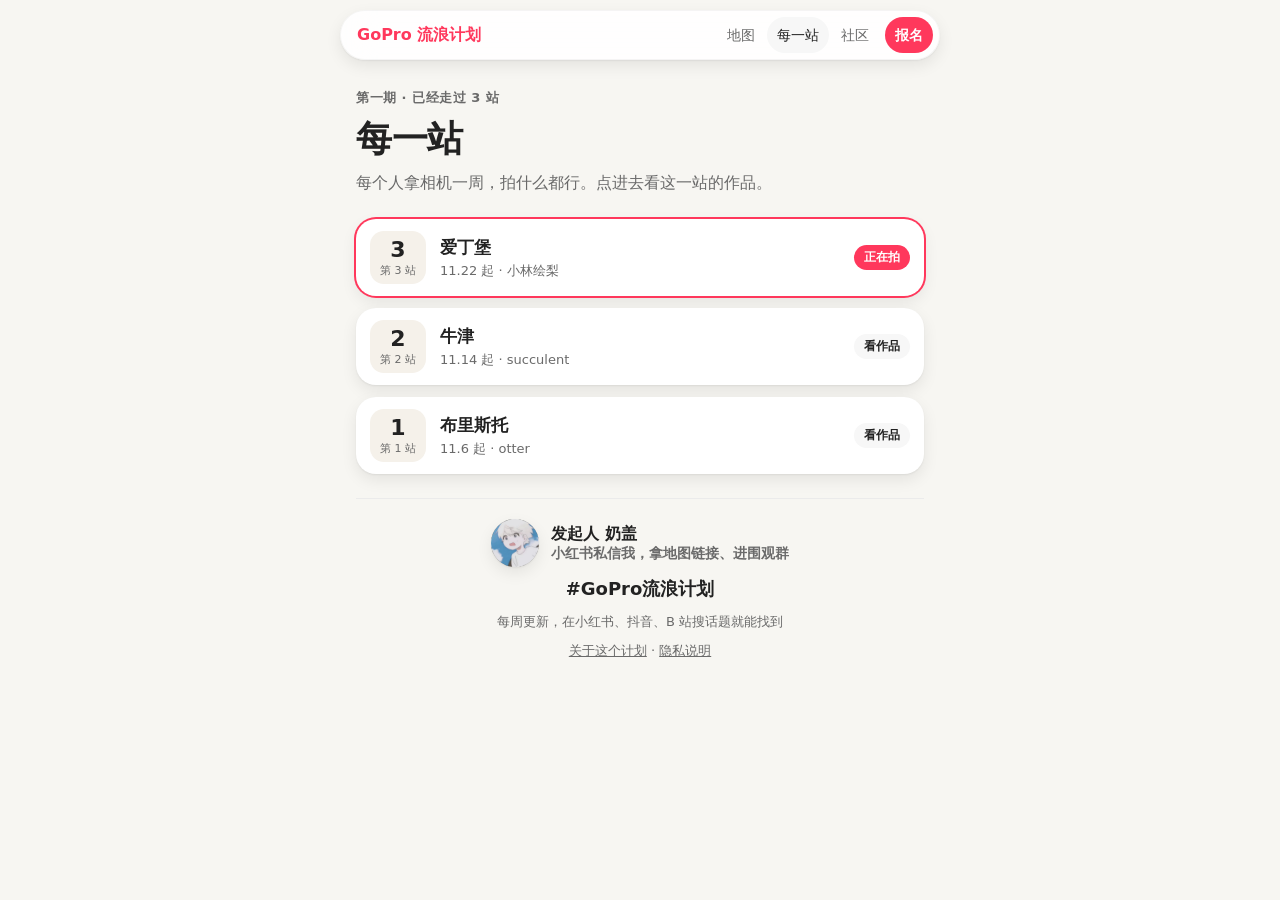
<file: site/stops.html>
<!doctype html>
<html lang="zh-CN">
<head>
<meta charset="utf-8">
<meta name="viewport" content="width=device-width, initial-scale=1, viewport-fit=cover">
<meta name="description" content="GoPro 流浪计划：一台相机，一人一周，在英国留学生之间传递。">
<title>每一站</title>
<link rel="stylesheet" href="assets/style.css">
<script src="assets/data.js"></script>
</head>
<body data-page="stops">
<main class="wrap">
  <header class="hero">
    <div class="eyebrow" id="season"></div>
    <h1>每一站</h1>
    <p class="lede">每个人拿相机一周，拍什么都行。点进去看这一站的作品。</p>
  </header>
  <div id="list"></div>
</main>
<script src="assets/common.js"></script>
<script>
document.getElementById("season").textContent=`${GP.season} · 已经走过 ${GP.shown.length} 站`;
document.getElementById("list").append(GP.shown.length?GP.stopList():Object.assign(document.createElement("div"),{className:"empty",textContent:"相机还没出发。"}));
</script>
</body>
</html>
</file>
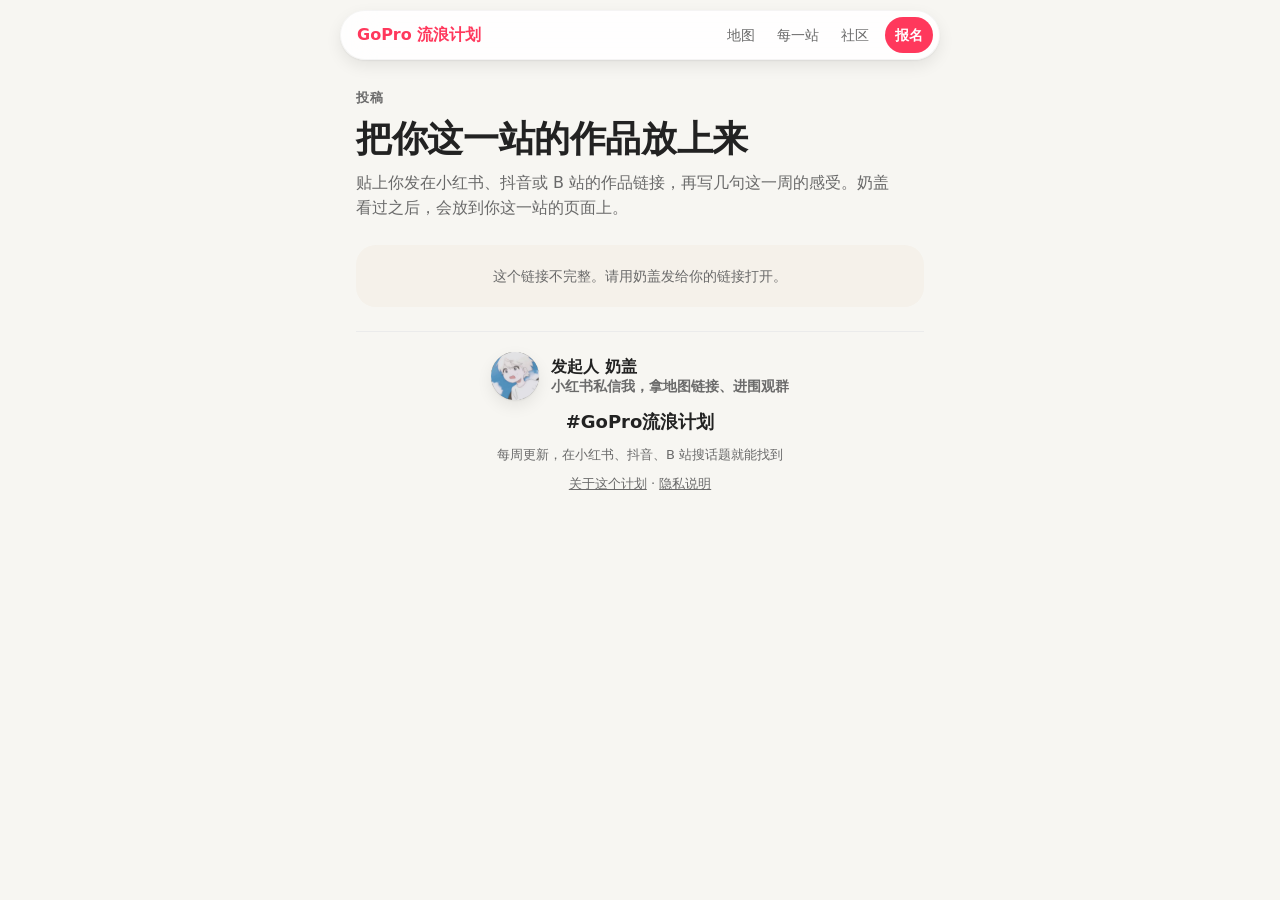
<file: site/submit.html>
<!doctype html>
<html lang="zh-CN">
<head>
<meta charset="utf-8">
<meta name="viewport" content="width=device-width, initial-scale=1, viewport-fit=cover">
<meta name="robots" content="noindex">
<title>投稿</title>
<link rel="stylesheet" href="assets/style.css">
<script src="assets/data.js"></script>
</head>
<body data-page="submit">
<main class="wrap">
  <header class="hero">
    <div class="eyebrow" id="eyebrow">投稿</div>
    <h1 id="h1">把你这一站的作品放上来</h1>
    <p class="lede">贴上你发在小红书、抖音或 B 站的作品链接，再写几句这一周的感受。奶盖看过之后，会放到你这一站的页面上。</p>
  </header>

  <div class="empty" id="state">正在打开你的专属投稿链接…</div>

  <form class="card form" id="f" novalidate hidden>
    <div class="field"><span>作品链接</span>
      <div id="works" style="display:flex;flex-direction:column;gap:12px"></div>
      <div><button class="btn" type="button" id="add">再加一条</button></div>
    </div>
    <label class="field"><span>这一周想说的话 <em>选填，会显示在站点页上</em></span>
      <textarea name="note" maxlength="800" rows="5" placeholder="这一周拍了什么、印象最深的一刻、想对下一位说的话"></textarea></label>
    <p class="err" id="err" role="alert"></p>
    <button class="btn hot big" type="submit" id="go">提交</button>
  </form>

  <section class="card" id="done" hidden>
    <h2>收到啦，谢谢你</h2>
    <p class="muted" style="margin:0">审核通过后会出现在你这一站的页面上。以后想补充，用同一个链接再投就行。</p>
    <div class="row" style="margin-top:14px"><a class="btn" id="again" href="">再投一条</a><a class="btn" id="mystop" href="stops.html">看看我的站</a><a class="btn" id="topost" href="">发社区动态</a></div>
  </section>
</main>
<script src="assets/common.js"></script>
<script src="assets/db.js"></script>
<script>
const token=new URLSearchParams(location.search).get("k")||"";
const state=document.getElementById("state"), f=document.getElementById("f"), err=document.getElementById("err"), go=document.getElementById("go");
const works=document.getElementById("works");
let info=null;
function workRow(){
  const r=document.createElement("div"); r.className="work-row";
  r.innerHTML=`<div class="split"><select aria-label="平台"><option>小红书</option><option>抖音</option><option>B站</option><option>其他</option></select>
    <input type="url" inputmode="url" maxlength="300" placeholder="粘贴作品链接" aria-label="作品链接"></div>
    <input maxlength="80" placeholder="标题（选填），比如：布里斯托的雨天" aria-label="作品标题" style="margin-top:8px">`;
  works.append(r);
}
// 小红书/抖音的分享文案里常夹着链接，自动把网址抠出来
const pickUrl=s=>{ const m=String(s||"").match(/https?:\/\/[^\s，。]+/); return m?m[0]:""; };
(async()=>{
  info=await GP.holderGate(token,state); if(!info) return;
  const s=GP.stops[info.stop_no-1];
  document.getElementById("eyebrow").textContent=`${info.season} · 第 ${info.stop_no} 站${s?" · "+GP.ZH[s.city]:""}`;
  if(info.label) document.getElementById("h1").textContent=`${info.label}，把你这一站的作品放上来`;
  document.getElementById("mystop").href=`stop.html?n=${info.stop_no}`;
  document.getElementById("again").href=location.href;
  document.getElementById("topost").href=`post.html?k=${token}`;
  state.hidden=true; f.hidden=false; workRow();
})();
document.getElementById("add").addEventListener("click",()=>{ if(works.children.length<6) workRow(); });
f.addEventListener("submit",async e=>{
  e.preventDefault(); err.textContent="";
  const rows=[];
  for(const r of works.children){
    const [sel,url,title]=r.querySelectorAll("select,input");
    const raw=url.value.trim(); if(!raw) continue;
    const u=pickUrl(raw); if(!u){ err.textContent="有一条链接看起来不对，要以 http 开头"; url.focus(); return; }
    rows.push({token, stop_no:info.stop_no, season:info.season, kind:"作品", platform:sel.value, url:u, title:title.value.trim()||null});
  }
  const note=f.elements.note.value.trim();
  if(note) rows.push({token, stop_no:info.stop_no, season:info.season, kind:"自述", note});
  if(!rows.length){ err.textContent="至少贴一条作品链接，或者写几句话"; return; }
  go.disabled=true; go.textContent="提交中…";
  try{ await GP.db.submitWork(rows); f.hidden=true; document.getElementById("done").hidden=false; window.scrollTo({top:0,behavior:"smooth"}); }
  catch(x){ err.textContent=x.status===401?"登录过期了，刷新页面重新登录":"没提交成功，稍后再试，或者直接把链接私信给奶盖。"; go.disabled=false; go.textContent="提交"; }
});
</script>
</body>
</html>
</file>
<file: site/assets/style.css>
/* 全站共用样式。界面参考 awesome-claude-design 里的 Airbnb 风格：
   暖白底、白卡片、大圆角、柔和阴影、珊瑚红只用在行动按钮和“现在”。地图保留贴纸插画。 */
:root{
  --sea:#CFE8F1; --sea-wave:#A9D3E2; --land:#FFE59A; --land-ireland:#F1EBDA;
  --ink:#222222; --ink-soft:#6A6A6A; --paper:#FFFFFF; --bg:#F7F6F2; --warm:#F5F1EA;
  --pin:#FF385C; --pin-deep:#E00B41; --pin-done:#2F7D6D; --route:#222222; --chip:#F7F7F7; --line:#EBEBEB; --line-strong:#DDDDDD;
  --shadow-1:0 1px 2px rgba(0,0,0,.06),0 6px 16px rgba(0,0,0,.08);
  --shadow-2:0 6px 20px rgba(0,0,0,.14);
  --glass:rgba(255,255,255,.88);
  /* 用系统自带字体：谷歌字体在国内打不开，还会拖慢页面 */
  --display:-apple-system,"PingFang SC","Hiragino Sans GB","Microsoft YaHei","Noto Sans SC","Noto Sans CJK SC",system-ui,sans-serif;
  --body:-apple-system,"PingFang SC","Hiragino Sans GB","Microsoft YaHei","Noto Sans SC","Noto Sans CJK SC",system-ui,sans-serif;
}
@media (prefers-color-scheme: dark){:root:not([data-theme="light"]){
  --sea:#16324A; --sea-wave:#21445F; --land:#C9A94E; --land-ireland:#3A4152;
  --ink:#F2F2F2; --ink-soft:#A8A8A8; --paper:#1F1F1F; --bg:#141414; --warm:#1A1A1A;
  --pin:#FF5A75; --pin-deep:#FF385C; --pin-done:#5CC3AB; --route:#F2F2F2; --chip:#2A2A2A; --line:#2E2E2E; --line-strong:#3A3A3A;
  --shadow-1:0 1px 2px rgba(0,0,0,.4),0 6px 16px rgba(0,0,0,.35); --shadow-2:0 6px 20px rgba(0,0,0,.5);
  --glass:rgba(20,20,20,.82); color-scheme:dark}}
:root[data-theme="dark"]{
  --sea:#16324A; --sea-wave:#21445F; --land:#C9A94E; --land-ireland:#3A4152;
  --ink:#F2F2F2; --ink-soft:#A8A8A8; --paper:#1F1F1F; --bg:#141414; --warm:#1A1A1A;
  --pin:#FF5A75; --pin-deep:#FF385C; --pin-done:#5CC3AB; --route:#F2F2F2; --chip:#2A2A2A; --line:#2E2E2E; --line-strong:#3A3A3A;
  --shadow-1:0 1px 2px rgba(0,0,0,.4),0 6px 16px rgba(0,0,0,.35); --shadow-2:0 6px 20px rgba(0,0,0,.5);
  --glass:rgba(20,20,20,.82); color-scheme:dark}
*{box-sizing:border-box}
body{margin:0;background:var(--bg);color:var(--ink);font-family:var(--body);font-size:16px;line-height:1.6}
img{max-width:100%}
[hidden]{display:none!important}
a{color:inherit}
.wrap{max-width:600px;margin:0 auto;padding:0 max(16px,env(safe-area-inset-left,0px)) 48px;display:flex;flex-direction:column;gap:24px}
/* 顶部导航：悬浮的毛玻璃条 */
.nav{position:sticky;top:0;z-index:5;padding:10px 12px 0}
.nav-in{max-width:600px;margin:0 auto;padding:6px 6px 6px 16px;display:flex;align-items:center;gap:2px;overflow-x:auto;scrollbar-width:none;background:var(--glass);-webkit-backdrop-filter:blur(16px) saturate(1.6);backdrop-filter:blur(16px) saturate(1.6);border-radius:999px;box-shadow:var(--shadow-1);border:1px solid rgba(0,0,0,.04)}
.nav-in::-webkit-scrollbar{display:none}
.brand{font-weight:700;font-size:16px;text-decoration:none;margin-right:auto;white-space:nowrap;color:var(--pin)}
.nav a.tab{font-size:14px;font-weight:500;text-decoration:none;padding:7px 10px;border-radius:999px;white-space:nowrap;color:var(--ink-soft)}
.nav a.tab:hover{background:var(--chip);color:var(--ink)}
.nav a.tab[aria-current="page"]{color:var(--ink);background:var(--chip)}
.nav a.tab.join{background:var(--pin);color:#fff;font-weight:600;margin-left:4px}
.nav a.tab.join:hover{background:var(--pin-deep)}
header.hero{display:flex;flex-direction:column;gap:10px;padding-top:28px}
.eyebrow{font-size:13px;font-weight:600;letter-spacing:.04em;color:var(--ink-soft)}
h1{font-weight:700;font-size:36px;line-height:1.12;margin:0;letter-spacing:-.01em;text-wrap:balance}
h2{font-weight:600;font-size:22px;line-height:1.2;margin:0 0 12px}
.lede{margin:0;color:var(--ink-soft);font-size:16px;max-width:34em}
.card{background:var(--paper);border-radius:24px;padding:20px;box-shadow:var(--shadow-1)}
.ticket{background:var(--paper);border-radius:24px;box-shadow:var(--shadow-2);padding:20px;display:flex;flex-direction:column;gap:12px}
.ticket-top{display:flex;justify-content:space-between;align-items:center;gap:8px;flex-wrap:wrap}
.tag{font-size:12px;font-weight:600;letter-spacing:.04em;padding:4px 10px;border-radius:999px;background:var(--pin);color:#fff}
.tag.wait{background:var(--ink);color:var(--paper)}
.week{font-size:13px;color:var(--ink-soft);font-variant-numeric:tabular-nums}
.now-city{font-weight:700;font-size:32px;line-height:1.1}
.muted{font-size:14px;color:var(--ink-soft)}
.xhs{display:flex;align-items:center;gap:10px;flex-wrap:wrap;background:var(--chip);border-radius:16px;padding:10px 12px}
.xhs img{width:44px;height:44px;border-radius:50%;object-fit:cover}
.xhs-label{font-size:12px;color:var(--ink-soft)}
.xhs-id{font-weight:600;user-select:all;word-break:break-all}
.btn{font:inherit;font-size:14px;font-weight:500;border:1px solid var(--line-strong);background:var(--paper);color:var(--ink);border-radius:12px;padding:6px 14px;cursor:pointer;text-decoration:none;display:inline-flex;align-items:center;justify-content:center;min-height:36px;transition:background .2s,border-color .2s,transform .1s}
.btn:hover{background:var(--chip);border-color:var(--ink)}
.btn:active{transform:scale(.98)}
.btn.big{font-size:16px;min-height:48px;padding:12px 24px}
.btn.hot{background:var(--pin);border-color:var(--pin);color:#fff;box-shadow:var(--shadow-2)}
.btn.hot:hover{background:var(--pin-deep);border-color:var(--pin-deep)}
.btn:focus-visible,.pin:focus-visible,a:focus-visible{outline:none;box-shadow:0 0 0 2px var(--paper),0 0 0 4px var(--ink)}
.ticket .btn,.card>.btn{align-self:flex-start}
.row{display:flex;gap:10px;flex-wrap:wrap;align-items:center}
/* 地图 */
.mapbox{background:var(--sea);border-radius:24px;box-shadow:var(--shadow-1);overflow:hidden;position:relative;display:block}
.mapbox svg{display:block;width:100%;height:auto}
.mapbox.mini svg{max-height:420px;margin:0 auto}
.mapbox .more{position:absolute;right:12px;bottom:12px}
.land{fill:var(--land);stroke:var(--ink);stroke-width:4;stroke-linejoin:round}
.ireland{fill:var(--land-ireland);stroke:var(--ink);stroke-width:3;stroke-linejoin:round;opacity:.8}
.wave{fill:none;stroke:var(--sea-wave);stroke-width:4;stroke-linecap:round}
.seg{fill:none;stroke:var(--route);stroke-width:4;stroke-linecap:round;stroke-dasharray:2 12;opacity:.55}
.seg.done{stroke-dasharray:none;opacity:1;stroke-width:5}
.seg.next{stroke:var(--pin);stroke-width:5;stroke-dasharray:4 14;opacity:1;animation:march 1.2s linear infinite}
@keyframes march{to{stroke-dashoffset:-18}}
.nextq circle{fill:var(--paper);stroke:var(--pin);stroke-width:4;stroke-dasharray:6 6}
.nextq text{font-family:var(--display);font-weight:700;font-size:34px;fill:var(--pin);text-anchor:middle;dominant-baseline:central}
.pin[role=button]{cursor:pointer}
.pin circle.dot{fill:var(--paper);stroke:var(--ink);stroke-width:4}
.pin.done circle.dot{fill:var(--pin-done)}
.pin.now circle.dot{fill:var(--pin)}
.pin text.lbl{font-family:var(--display);font-weight:700;font-size:32px;fill:var(--ink);paint-order:stroke;stroke:var(--land);stroke-width:7px;stroke-linejoin:round}
.pin.sel text.lbl{text-decoration:underline}
.halo{fill:var(--pin);opacity:.25;transform-box:fill-box;transform-origin:center;animation:pulse 1.8s ease-out infinite}
@keyframes pulse{0%{transform:scale(.6);opacity:.45}100%{transform:scale(1.6);opacity:0}}
.cam{animation:bob 2.4s ease-in-out infinite}
@keyframes bob{50%{transform:translateY(-6px)}}
@media (prefers-reduced-motion:reduce){.seg.next,.halo,.cam{animation:none}}
.legend{display:flex;gap:14px;flex-wrap:wrap;font-size:12px;color:var(--ink-soft)}
.legend span{display:inline-flex;align-items:center;gap:6px}
.legend i{width:12px;height:12px;border-radius:50%;border:2px solid var(--paper);box-shadow:0 0 0 1px var(--ink-soft);display:inline-block}
/* 站点列表 */
ol.stops{list-style:none;margin:0;padding:0;display:flex;flex-direction:column;gap:12px}
.stop{display:grid;grid-template-columns:56px 1fr auto;gap:14px;align-items:center;background:var(--paper);border-radius:20px;padding:12px 14px;text-decoration:none;box-shadow:var(--shadow-1);transition:box-shadow .2s}
.stop:hover{box-shadow:var(--shadow-2)}
.stop.now{box-shadow:0 0 0 2px var(--pin),var(--shadow-1)}
.wk{font-weight:700;font-size:22px;text-align:center;line-height:1;background:var(--warm);border-radius:14px;padding:8px 0}
.wk small{display:block;font-weight:400;font-size:11px;color:var(--ink-soft);margin-top:4px}
.who{min-width:0}
.who .n{font-weight:600;font-size:17px}
.who .m{font-size:13px;color:var(--ink-soft)}
.st{font-size:12px;font-weight:600;padding:3px 10px;border-radius:999px;white-space:nowrap;background:var(--chip);color:var(--ink)}
.st.now{background:var(--pin);color:#fff}
/* 作品 */
.works{list-style:none;margin:0;padding:0;display:flex;flex-direction:column;gap:10px}
.works a{display:flex;gap:12px;align-items:center;background:var(--paper);border-radius:16px;padding:12px 14px;text-decoration:none;box-shadow:var(--shadow-1)}
.plat{font-size:12px;font-weight:600;padding:3px 10px;border-radius:999px;background:var(--chip);white-space:nowrap}
.empty{background:var(--warm);border-radius:20px;padding:20px;color:var(--ink-soft);font-size:14px;text-align:center}
.steps{margin:0;padding-left:1.4em;display:flex;flex-direction:column;gap:8px}
footer{font-size:13px;color:var(--ink-soft);display:flex;flex-direction:column;gap:8px;text-align:center;padding-top:20px;border-top:1px solid var(--line)}
footer .ht{font-weight:700;font-size:18px;color:var(--ink)}
.host{display:flex;align-items:center;gap:12px;justify-content:center;flex-wrap:wrap}
.host img{width:48px;height:48px;border-radius:50%;object-fit:cover;box-shadow:var(--shadow-1)}
.host .hn{font-weight:600;font-size:16px;color:var(--ink);line-height:1.3;text-align:left}
/* 表单 */
.form{display:flex;flex-direction:column;gap:18px}
.field{display:flex;flex-direction:column;gap:6px;border:0;margin:0;padding:0;min-width:0}
.field>span,.field>label,.field legend{font-size:14px;font-weight:600;padding:0}
.field em{font-style:normal;font-weight:400;color:var(--ink-soft);font-size:12px}
input,select,textarea{font:inherit;font-size:16px;color:var(--ink);background:var(--paper);border:1px solid var(--line-strong);border-radius:12px;padding:12px 14px;width:100%;min-width:0}
textarea{resize:vertical}
input:focus,select:focus,textarea:focus{outline:none;border-color:var(--ink);box-shadow:0 0 0 1px var(--ink)}
.split{display:grid;grid-template-columns:96px 1fr;gap:8px}
.chips{display:flex;gap:8px;flex-wrap:wrap}
.chips label{display:inline-flex;align-items:center;gap:6px;border:1px solid var(--line-strong);border-radius:999px;padding:8px 14px;font-size:14px;cursor:pointer}
.chips label:has(input:checked){border-color:var(--ink);background:var(--chip);font-weight:600}
.chips input{width:auto;margin:0;accent-color:var(--pin)}
.agree{display:flex;gap:10px;align-items:flex-start;font-size:14px;color:var(--ink-soft)}
.agree input{width:18px;height:18px;margin:2px 0 0;flex:none;accent-color:var(--pin)}
.hp{position:absolute;left:-9999px;width:1px;height:1px;overflow:hidden}
.err{color:var(--pin-deep);font-size:14px;margin:0;min-height:1em}
.err:empty{display:none}
.btn:disabled{opacity:.6;cursor:default}
/* 后台 */
.admin-item{display:flex;flex-direction:column;gap:6px}
.admin-item .top{display:flex;justify-content:space-between;gap:8px;align-items:baseline;flex-wrap:wrap}
.admin-item b{font-size:17px}
.admin-item select{width:auto;padding:6px 10px;font-size:14px}
.kv{font-size:14px;color:var(--ink-soft);word-break:break-word}
.kv b{font-size:14px;color:var(--ink);font-weight:600}
.stack{display:flex;flex-direction:column;gap:12px}
.seg{display:inline-flex;background:var(--chip);border-radius:999px;padding:3px;gap:2px}
.seg-b{font:inherit;font-size:14px;font-weight:500;border:0;background:transparent;color:var(--ink-soft);border-radius:999px;padding:6px 12px;cursor:pointer}
.seg-b[aria-selected="true"]{background:var(--paper);color:var(--ink);box-shadow:var(--shadow-1)}
.work-row{display:flex;flex-direction:column}
.story{background:var(--paper);border-radius:20px;padding:18px;box-shadow:var(--shadow-1);white-space:pre-wrap;line-height:1.75}
/* 社区 */
.post{display:flex;flex-direction:column;gap:12px}
.post-head{display:flex;align-items:center;gap:10px}
.post-head img{width:40px;height:40px;border-radius:50%;object-fit:cover;flex:none}
.post-head .ph-av{width:40px;height:40px;border-radius:50%;background:var(--chip);display:grid;place-items:center;font-weight:700;flex:none}
.post-head b{display:block;font-size:15px}
.post-head .muted{font-size:13px}
.post-body{white-space:pre-wrap;word-break:break-word;margin:0;line-height:1.7}
.pics{display:grid;grid-template-columns:repeat(3,1fr);gap:4px;border-radius:14px;overflow:hidden}
.pics.one{grid-template-columns:1fr}
.pics.two{grid-template-columns:1fr 1fr}
.pics a{display:block;aspect-ratio:1;background:var(--chip)}
.pics.one a{aspect-ratio:auto;max-height:520px}
.pics img{width:100%;height:100%;object-fit:cover;display:block}
.cmts{border-top:1px solid var(--line,rgba(0,0,0,.08));padding-top:10px;display:flex;flex-direction:column;gap:8px}
.cmt{font-size:14px;line-height:1.6;word-break:break-word}
.cmt b{margin-right:6px}
.cmt .muted{font-size:12px;margin-left:6px}
.cform{display:flex;flex-direction:column;gap:8px}
.cform .split{grid-template-columns:110px 1fr}
.cform input,.cform textarea{font:inherit}
.picks{display:grid;grid-template-columns:repeat(auto-fill,minmax(84px,1fr));gap:6px}
.picks .pk{position:relative;aspect-ratio:1;border-radius:10px;overflow:hidden;background:var(--chip)}
.picks .pk img{width:100%;height:100%;object-fit:cover}
.picks .pk button{position:absolute;top:4px;right:4px;width:24px;height:24px;border-radius:50%;border:0;background:rgba(0,0,0,.6);color:#fff;font-size:14px;line-height:24px;padding:0;cursor:pointer}
.tip{font-size:13px;background:var(--chip);border-radius:12px;padding:10px 12px;margin:0}
/* 登录 */
.btn.google{gap:10px;background:var(--paper);width:100%}
.or{display:flex;align-items:center;gap:12px;color:var(--ink-soft);font-size:13px}
.or::before,.or::after{content:"";flex:1;height:1px;background:var(--line)}
.pw{position:relative}
.pw input{padding-right:64px}
.eye{position:absolute;right:6px;top:50%;transform:translateY(-50%);background:none;border:0;font:inherit;font-size:13px;color:var(--ink-soft);padding:8px 10px;cursor:pointer;border-radius:8px}
.eye:hover{color:var(--ink)}
.link-btn:disabled{text-decoration:none;opacity:.6;cursor:default}
.btn.dim{opacity:.5}
.link-btn{background:none;border:0;padding:0;font:inherit;font-size:13px;color:var(--ink-soft);text-decoration:underline;cursor:pointer;align-self:flex-start}
.cmt-av{width:22px;height:22px;border-radius:50%;object-fit:cover;vertical-align:-6px;margin-right:6px}
.signin-card{display:flex;align-items:center;justify-content:space-between;gap:12px;flex-wrap:wrap}
</file>
